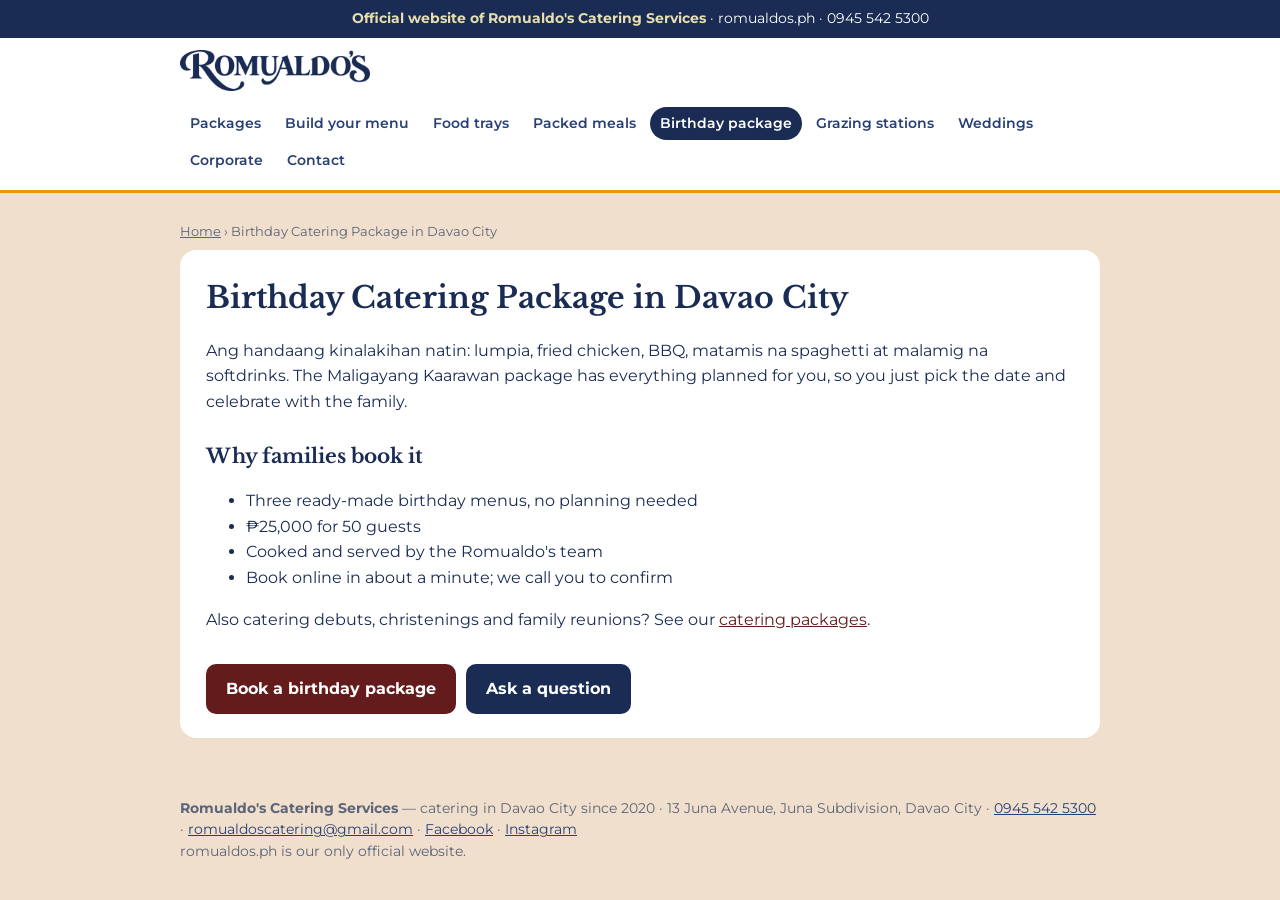
<file: birthday-catering/index.html>
<!DOCTYPE html>
<html lang="en"><head><meta charset="utf-8"><meta name="viewport" content="width=device-width, initial-scale=1">
<title>Birthday Catering Package Davao City – Maligayang Kaarawan | Romualdo&#x27;s</title>
<meta name="description" content="Maligayang Kaarawan: Romualdo&#x27;s ready-made Filipino birthday catering package in Davao City, ₱25,000 for 50 guests. Lumpia, fried chicken, BBQ, spaghetti and more. Book online.">
<link rel="canonical" href="https://romualdos.ph/birthday-catering/">
<meta property="og:type" content="website"><meta property="og:site_name" content="Romualdo's Catering"><meta property="og:title" content="Birthday Catering Package Davao City – Maligayang Kaarawan | Romualdo&#x27;s"><meta property="og:description" content="Maligayang Kaarawan: Romualdo&#x27;s ready-made Filipino birthday catering package in Davao City, ₱25,000 for 50 guests. Lumpia, fried chicken, BBQ, spaghetti and more. Book online."><meta property="og:url" content="https://romualdos.ph/birthday-catering/"><meta property="og:image" content="https://romualdos.ph/assets/about/hero-garden-reception.jpg">
<link rel="icon" href="/favicon.ico" sizes="any"><link rel="icon" type="image/png" sizes="48x48" href="/assets/favicon-48.png"><link rel="icon" type="image/png" sizes="192x192" href="/assets/favicon-192.png"><link rel="apple-touch-icon" href="/assets/apple-touch-icon.png">
<meta name="theme-color" content="#1A2C54">
<link rel="stylesheet" href="https://fonts.googleapis.com/css2?family=Libre+Baskerville:wght@400;700&family=Montserrat:wght@400;600;700&display=swap">
<style>*{box-sizing:border-box}body{margin:0;font:16px/1.6 Montserrat,system-ui,sans-serif;color:#1A2C54;background:#F0DFCC}a{color:#631B1C}
header{background:#fff;border-bottom:3px solid #E89908}header .w{display:flex;gap:16px;align-items:center;flex-wrap:wrap;padding:12px 20px}header img{width:190px;height:auto;display:block}
nav{display:flex;flex-wrap:wrap;gap:4px;margin-left:auto}nav a{padding:6px 10px;border-radius:99px;text-decoration:none;font-weight:600;font-size:13.5px;color:#294074}nav a[aria-current]{background:#1A2C54;color:#fff}
.w{max-width:960px;margin:0 auto;padding:0 20px}main .w{padding:28px 20px 40px}h1,h2{font-family:"Libre Baskerville",Georgia,serif}h1{font-size:30px;margin:0 0 12px}h2{font-size:20px;margin:26px 0 8px}
.card{background:#fff;border-radius:16px;padding:24px 26px;box-shadow:0 1px 0 #E4DFC8}.cta{display:inline-block;margin:16px 10px 0 0;background:#631B1C;color:#fff;padding:12px 20px;border-radius:10px;text-decoration:none;font-weight:700}.cta.alt{background:#1A2C54}
.official{background:#1A2C54;color:#fff;font-size:13.5px;text-align:center;padding:8px 12px}.official b{color:#E5DEB2}
footer{font-size:13.5px;color:#5B6478;padding:20px 0 34px}footer a{color:#294074}.crumbs{font-size:13px;color:#5B6478;margin-bottom:8px}.crumbs a{color:#5B6478}</style>
<script type="application/ld+json">[{"@context": "https://schema.org", "@type": "BreadcrumbList", "itemListElement": [{"@type": "ListItem", "position": 1, "name": "Romualdo's Catering", "item": "https://romualdos.ph/"}, {"@type": "ListItem", "position": 2, "name": "Birthday Catering Package in Davao City", "item": "https://romualdos.ph/birthday-catering/"}]}, {"@context": "https://schema.org", "@type": "Service", "name": "Birthday Catering Package in Davao City", "serviceType": "Birthday Catering Package", "areaServed": {"@type": "City", "name": "Davao City"}, "url": "https://romualdos.ph/birthday-catering/", "description": "Maligayang Kaarawan: Romualdo's ready-made Filipino birthday catering package in Davao City, ₱25,000 for 50 guests. Lumpia, fried chicken, BBQ, spaghetti and more. Book online.", "provider": {"@type": "FoodEstablishment", "@id": "https://romualdos.ph/#business", "name": "Romualdo's Catering Services", "url": "https://romualdos.ph/", "telephone": "+63 945 542 5300"}}]</script>
</head><body>
<div class="official"><b>Official website of Romualdo's Catering Services</b> · romualdos.ph · 0945 542 5300</div>
<header><div class="w"><a href="/"><img src="/assets/logo.png" alt="Romualdo's Catering Services logo" width="520" height="112"></a><nav><a href="/catering-packages/">Packages</a><a href="/build-your-own-menu/">Build your menu</a><a href="/food-trays/">Food trays</a><a href="/packed-meals/">Packed meals</a><a href="/birthday-catering/" aria-current="page">Birthday package</a><a href="/grazing-stations/">Grazing stations</a><a href="/wedding-catering/">Weddings</a><a href="/corporate-catering/">Corporate</a><a href="/contact/">Contact</a></nav></div></header>
<main><div class="w"><div class="crumbs"><a href="/">Home</a> › Birthday Catering Package in Davao City</div><div class="card"><h1>Birthday Catering Package in Davao City</h1>
<p>Ang handaang kinalakihan natin: lumpia, fried chicken, BBQ, matamis na spaghetti at malamig na softdrinks. The Maligayang Kaarawan package has everything planned for you, so you just pick the date and celebrate with the family.</p><h2>Why families book it</h2><ul><li>Three ready-made birthday menus, no planning needed</li><li>₱25,000 for 50 guests</li><li>Cooked and served by the Romualdo's team</li><li>Book online in about a minute; we call you to confirm</li></ul><p>Also catering debuts, christenings and family reunions? See our <a href="/catering-packages/">catering packages</a>.</p>
<a class="cta" href="/#kaarawan">Book a birthday package</a><a class="cta alt" href="/#contact">Ask a question</a></div></div></main>
<footer><div class="w"><b>Romualdo's Catering Services</b> — catering in Davao City since 2020 · 13 Juna Avenue, Juna Subdivision, Davao City · <a href="tel:+639455425300">0945 542 5300</a> · <a href="mailto:romualdoscatering@gmail.com">romualdoscatering@gmail.com</a> · <a href="https://www.facebook.com/romualdoscatering">Facebook</a> · <a href="https://www.instagram.com/romualdosdavao/">Instagram</a><br>romualdos.ph is our only official website.</div></footer>
</body></html>
</file>
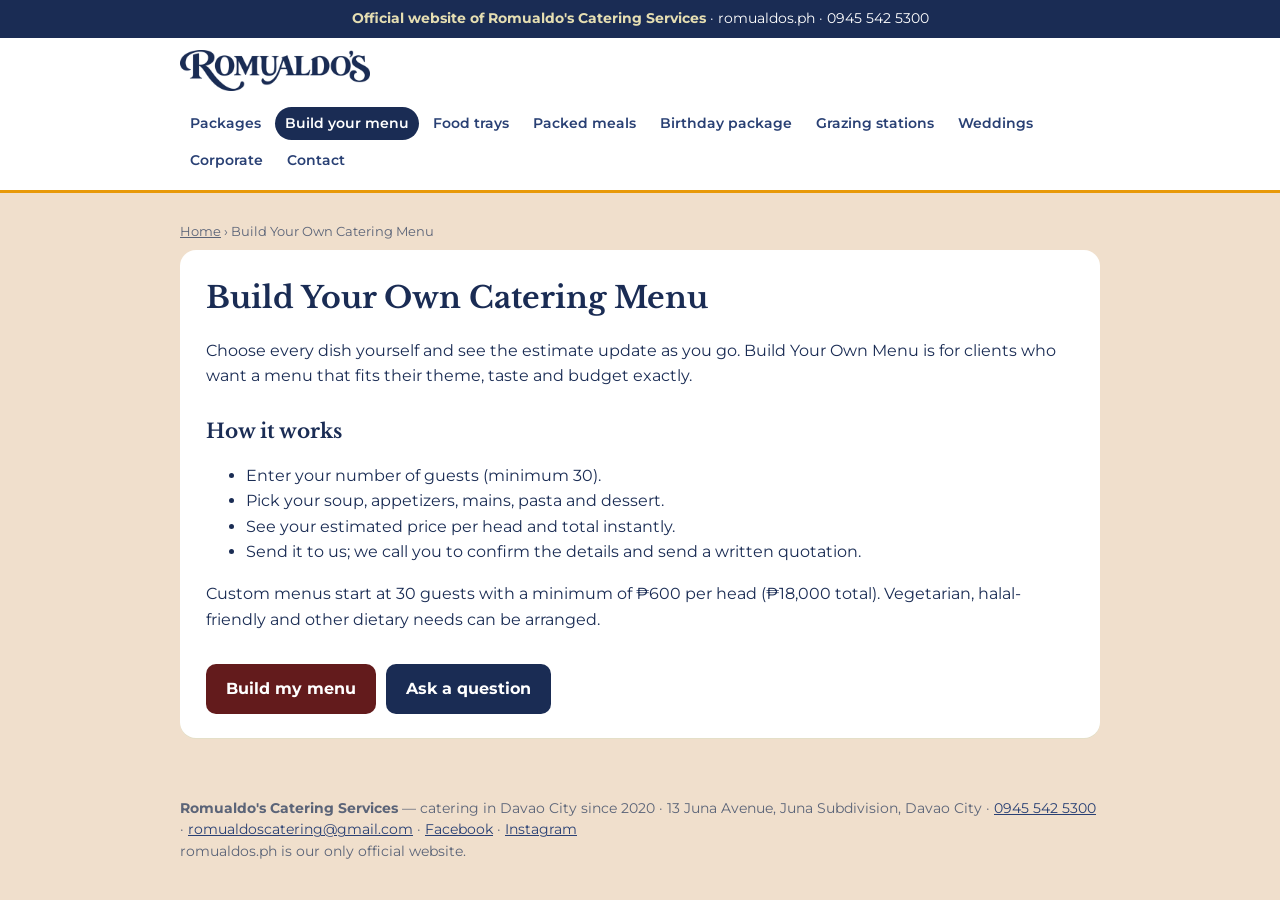
<file: build-your-own-menu/index.html>
<!DOCTYPE html>
<html lang="en"><head><meta charset="utf-8"><meta name="viewport" content="width=device-width, initial-scale=1">
<title>Build Your Own Catering Menu, Davao City | Romualdo&#x27;s Catering</title>
<meta name="description" content="Create a custom catering menu with Romualdo&#x27;s in Davao City. Pick your dishes and get an instant estimate. From 30 guests, minimum ₱600 per head.">
<link rel="canonical" href="https://romualdos.ph/build-your-own-menu/">
<meta property="og:type" content="website"><meta property="og:site_name" content="Romualdo's Catering"><meta property="og:title" content="Build Your Own Catering Menu, Davao City | Romualdo&#x27;s Catering"><meta property="og:description" content="Create a custom catering menu with Romualdo&#x27;s in Davao City. Pick your dishes and get an instant estimate. From 30 guests, minimum ₱600 per head."><meta property="og:url" content="https://romualdos.ph/build-your-own-menu/"><meta property="og:image" content="https://romualdos.ph/assets/about/hero-garden-reception.jpg">
<link rel="icon" href="/favicon.ico" sizes="any"><link rel="icon" type="image/png" sizes="48x48" href="/assets/favicon-48.png"><link rel="icon" type="image/png" sizes="192x192" href="/assets/favicon-192.png"><link rel="apple-touch-icon" href="/assets/apple-touch-icon.png">
<meta name="theme-color" content="#1A2C54">
<link rel="stylesheet" href="https://fonts.googleapis.com/css2?family=Libre+Baskerville:wght@400;700&family=Montserrat:wght@400;600;700&display=swap">
<style>*{box-sizing:border-box}body{margin:0;font:16px/1.6 Montserrat,system-ui,sans-serif;color:#1A2C54;background:#F0DFCC}a{color:#631B1C}
header{background:#fff;border-bottom:3px solid #E89908}header .w{display:flex;gap:16px;align-items:center;flex-wrap:wrap;padding:12px 20px}header img{width:190px;height:auto;display:block}
nav{display:flex;flex-wrap:wrap;gap:4px;margin-left:auto}nav a{padding:6px 10px;border-radius:99px;text-decoration:none;font-weight:600;font-size:13.5px;color:#294074}nav a[aria-current]{background:#1A2C54;color:#fff}
.w{max-width:960px;margin:0 auto;padding:0 20px}main .w{padding:28px 20px 40px}h1,h2{font-family:"Libre Baskerville",Georgia,serif}h1{font-size:30px;margin:0 0 12px}h2{font-size:20px;margin:26px 0 8px}
.card{background:#fff;border-radius:16px;padding:24px 26px;box-shadow:0 1px 0 #E4DFC8}.cta{display:inline-block;margin:16px 10px 0 0;background:#631B1C;color:#fff;padding:12px 20px;border-radius:10px;text-decoration:none;font-weight:700}.cta.alt{background:#1A2C54}
.official{background:#1A2C54;color:#fff;font-size:13.5px;text-align:center;padding:8px 12px}.official b{color:#E5DEB2}
footer{font-size:13.5px;color:#5B6478;padding:20px 0 34px}footer a{color:#294074}.crumbs{font-size:13px;color:#5B6478;margin-bottom:8px}.crumbs a{color:#5B6478}</style>
<script type="application/ld+json">[{"@context": "https://schema.org", "@type": "BreadcrumbList", "itemListElement": [{"@type": "ListItem", "position": 1, "name": "Romualdo's Catering", "item": "https://romualdos.ph/"}, {"@type": "ListItem", "position": 2, "name": "Build Your Own Catering Menu", "item": "https://romualdos.ph/build-your-own-menu/"}]}, {"@context": "https://schema.org", "@type": "Service", "name": "Build Your Own Catering Menu", "serviceType": "Build Your Own Catering Menu", "areaServed": {"@type": "City", "name": "Davao City"}, "url": "https://romualdos.ph/build-your-own-menu/", "description": "Create a custom catering menu with Romualdo's in Davao City. Pick your dishes and get an instant estimate. From 30 guests, minimum ₱600 per head.", "provider": {"@type": "FoodEstablishment", "@id": "https://romualdos.ph/#business", "name": "Romualdo's Catering Services", "url": "https://romualdos.ph/", "telephone": "+63 945 542 5300"}}]</script>
</head><body>
<div class="official"><b>Official website of Romualdo's Catering Services</b> · romualdos.ph · 0945 542 5300</div>
<header><div class="w"><a href="/"><img src="/assets/logo.png" alt="Romualdo's Catering Services logo" width="520" height="112"></a><nav><a href="/catering-packages/">Packages</a><a href="/build-your-own-menu/" aria-current="page">Build your menu</a><a href="/food-trays/">Food trays</a><a href="/packed-meals/">Packed meals</a><a href="/birthday-catering/">Birthday package</a><a href="/grazing-stations/">Grazing stations</a><a href="/wedding-catering/">Weddings</a><a href="/corporate-catering/">Corporate</a><a href="/contact/">Contact</a></nav></div></header>
<main><div class="w"><div class="crumbs"><a href="/">Home</a> › Build Your Own Catering Menu</div><div class="card"><h1>Build Your Own Catering Menu</h1>
<p>Choose every dish yourself and see the estimate update as you go. Build Your Own Menu is for clients who want a menu that fits their theme, taste and budget exactly.</p><h2>How it works</h2><ul><li>Enter your number of guests (minimum 30).</li><li>Pick your soup, appetizers, mains, pasta and dessert.</li><li>See your estimated price per head and total instantly.</li><li>Send it to us; we call you to confirm the details and send a written quotation.</li></ul><p>Custom menus start at 30 guests with a minimum of ₱600 per head (₱18,000 total). Vegetarian, halal-friendly and other dietary needs can be arranged.</p>
<a class="cta" href="/#custom">Build my menu</a><a class="cta alt" href="/#contact">Ask a question</a></div></div></main>
<footer><div class="w"><b>Romualdo's Catering Services</b> — catering in Davao City since 2020 · 13 Juna Avenue, Juna Subdivision, Davao City · <a href="tel:+639455425300">0945 542 5300</a> · <a href="mailto:romualdoscatering@gmail.com">romualdoscatering@gmail.com</a> · <a href="https://www.facebook.com/romualdoscatering">Facebook</a> · <a href="https://www.instagram.com/romualdosdavao/">Instagram</a><br>romualdos.ph is our only official website.</div></footer>
</body></html>
</file>
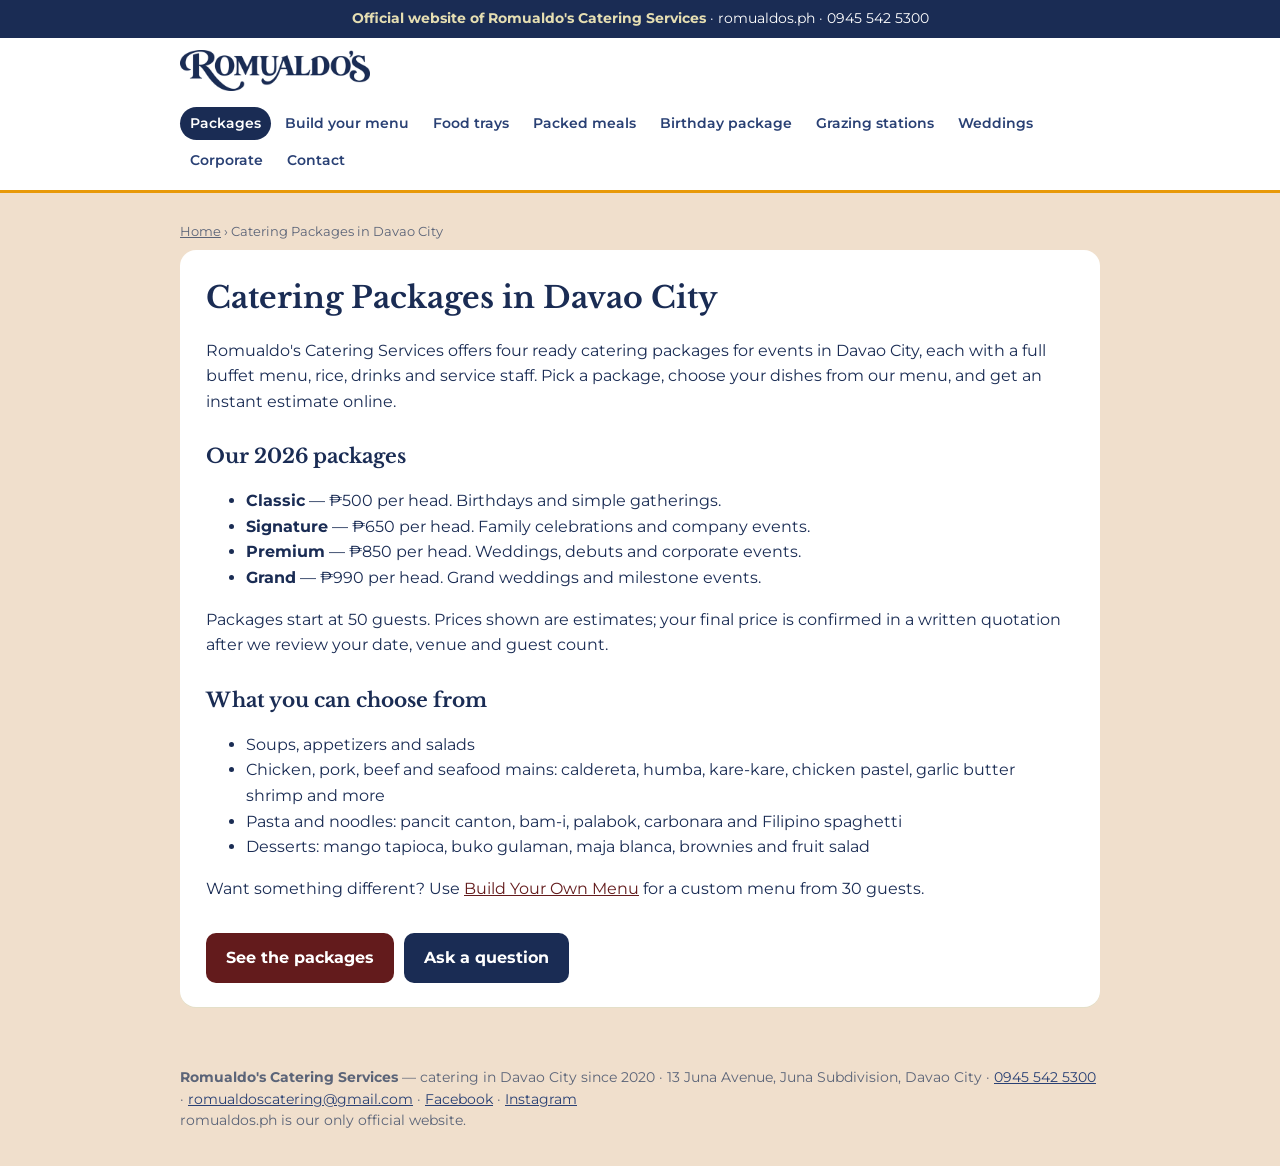
<file: catering-packages/index.html>
<!DOCTYPE html>
<html lang="en"><head><meta charset="utf-8"><meta name="viewport" content="width=device-width, initial-scale=1">
<title>Catering Packages Davao City from ₱500/head | Romualdo&#x27;s Catering</title>
<meta name="description" content="Romualdo&#x27;s Catering packages in Davao City: Classic ₱500, Signature ₱650, Premium ₱850 and Grand ₱990 per head for weddings, birthdays, debuts and corporate events.">
<link rel="canonical" href="https://romualdos.ph/catering-packages/">
<meta property="og:type" content="website"><meta property="og:site_name" content="Romualdo's Catering"><meta property="og:title" content="Catering Packages Davao City from ₱500/head | Romualdo&#x27;s Catering"><meta property="og:description" content="Romualdo&#x27;s Catering packages in Davao City: Classic ₱500, Signature ₱650, Premium ₱850 and Grand ₱990 per head for weddings, birthdays, debuts and corporate events."><meta property="og:url" content="https://romualdos.ph/catering-packages/"><meta property="og:image" content="https://romualdos.ph/assets/about/hero-garden-reception.jpg">
<link rel="icon" href="/favicon.ico" sizes="any"><link rel="icon" type="image/png" sizes="48x48" href="/assets/favicon-48.png"><link rel="icon" type="image/png" sizes="192x192" href="/assets/favicon-192.png"><link rel="apple-touch-icon" href="/assets/apple-touch-icon.png">
<meta name="theme-color" content="#1A2C54">
<link rel="stylesheet" href="https://fonts.googleapis.com/css2?family=Libre+Baskerville:wght@400;700&family=Montserrat:wght@400;600;700&display=swap">
<style>*{box-sizing:border-box}body{margin:0;font:16px/1.6 Montserrat,system-ui,sans-serif;color:#1A2C54;background:#F0DFCC}a{color:#631B1C}
header{background:#fff;border-bottom:3px solid #E89908}header .w{display:flex;gap:16px;align-items:center;flex-wrap:wrap;padding:12px 20px}header img{width:190px;height:auto;display:block}
nav{display:flex;flex-wrap:wrap;gap:4px;margin-left:auto}nav a{padding:6px 10px;border-radius:99px;text-decoration:none;font-weight:600;font-size:13.5px;color:#294074}nav a[aria-current]{background:#1A2C54;color:#fff}
.w{max-width:960px;margin:0 auto;padding:0 20px}main .w{padding:28px 20px 40px}h1,h2{font-family:"Libre Baskerville",Georgia,serif}h1{font-size:30px;margin:0 0 12px}h2{font-size:20px;margin:26px 0 8px}
.card{background:#fff;border-radius:16px;padding:24px 26px;box-shadow:0 1px 0 #E4DFC8}.cta{display:inline-block;margin:16px 10px 0 0;background:#631B1C;color:#fff;padding:12px 20px;border-radius:10px;text-decoration:none;font-weight:700}.cta.alt{background:#1A2C54}
.official{background:#1A2C54;color:#fff;font-size:13.5px;text-align:center;padding:8px 12px}.official b{color:#E5DEB2}
footer{font-size:13.5px;color:#5B6478;padding:20px 0 34px}footer a{color:#294074}.crumbs{font-size:13px;color:#5B6478;margin-bottom:8px}.crumbs a{color:#5B6478}</style>
<script type="application/ld+json">[{"@context": "https://schema.org", "@type": "BreadcrumbList", "itemListElement": [{"@type": "ListItem", "position": 1, "name": "Romualdo's Catering", "item": "https://romualdos.ph/"}, {"@type": "ListItem", "position": 2, "name": "Catering Packages in Davao City", "item": "https://romualdos.ph/catering-packages/"}]}, {"@context": "https://schema.org", "@type": "Service", "name": "Catering Packages in Davao City", "serviceType": "Catering Packages", "areaServed": {"@type": "City", "name": "Davao City"}, "url": "https://romualdos.ph/catering-packages/", "description": "Romualdo's Catering packages in Davao City: Classic ₱500, Signature ₱650, Premium ₱850 and Grand ₱990 per head for weddings, birthdays, debuts and corporate events.", "provider": {"@type": "FoodEstablishment", "@id": "https://romualdos.ph/#business", "name": "Romualdo's Catering Services", "url": "https://romualdos.ph/", "telephone": "+63 945 542 5300"}}]</script>
</head><body>
<div class="official"><b>Official website of Romualdo's Catering Services</b> · romualdos.ph · 0945 542 5300</div>
<header><div class="w"><a href="/"><img src="/assets/logo.png" alt="Romualdo's Catering Services logo" width="520" height="112"></a><nav><a href="/catering-packages/" aria-current="page">Packages</a><a href="/build-your-own-menu/">Build your menu</a><a href="/food-trays/">Food trays</a><a href="/packed-meals/">Packed meals</a><a href="/birthday-catering/">Birthday package</a><a href="/grazing-stations/">Grazing stations</a><a href="/wedding-catering/">Weddings</a><a href="/corporate-catering/">Corporate</a><a href="/contact/">Contact</a></nav></div></header>
<main><div class="w"><div class="crumbs"><a href="/">Home</a> › Catering Packages in Davao City</div><div class="card"><h1>Catering Packages in Davao City</h1>
<p>Romualdo's Catering Services offers four ready catering packages for events in Davao City, each with a full buffet menu, rice, drinks and service staff. Pick a package, choose your dishes from our menu, and get an instant estimate online.</p><h2>Our 2026 packages</h2><ul><li><b>Classic</b> — ₱500 per head. Birthdays and simple gatherings.</li><li><b>Signature</b> — ₱650 per head. Family celebrations and company events.</li><li><b>Premium</b> — ₱850 per head. Weddings, debuts and corporate events.</li><li><b>Grand</b> — ₱990 per head. Grand weddings and milestone events.</li></ul><p>Packages start at 50 guests. Prices shown are estimates; your final price is confirmed in a written quotation after we review your date, venue and guest count.</p><h2>What you can choose from</h2><ul><li>Soups, appetizers and salads</li><li>Chicken, pork, beef and seafood mains: caldereta, humba, kare-kare, chicken pastel, garlic butter shrimp and more</li><li>Pasta and noodles: pancit canton, bam-i, palabok, carbonara and Filipino spaghetti</li><li>Desserts: mango tapioca, buko gulaman, maja blanca, brownies and fruit salad</li></ul><p>Want something different? Use <a href="/build-your-own-menu/">Build Your Own Menu</a> for a custom menu from 30 guests.</p>
<a class="cta" href="/#packages">See the packages</a><a class="cta alt" href="/#contact">Ask a question</a></div></div></main>
<footer><div class="w"><b>Romualdo's Catering Services</b> — catering in Davao City since 2020 · 13 Juna Avenue, Juna Subdivision, Davao City · <a href="tel:+639455425300">0945 542 5300</a> · <a href="mailto:romualdoscatering@gmail.com">romualdoscatering@gmail.com</a> · <a href="https://www.facebook.com/romualdoscatering">Facebook</a> · <a href="https://www.instagram.com/romualdosdavao/">Instagram</a><br>romualdos.ph is our only official website.</div></footer>
</body></html>
</file>
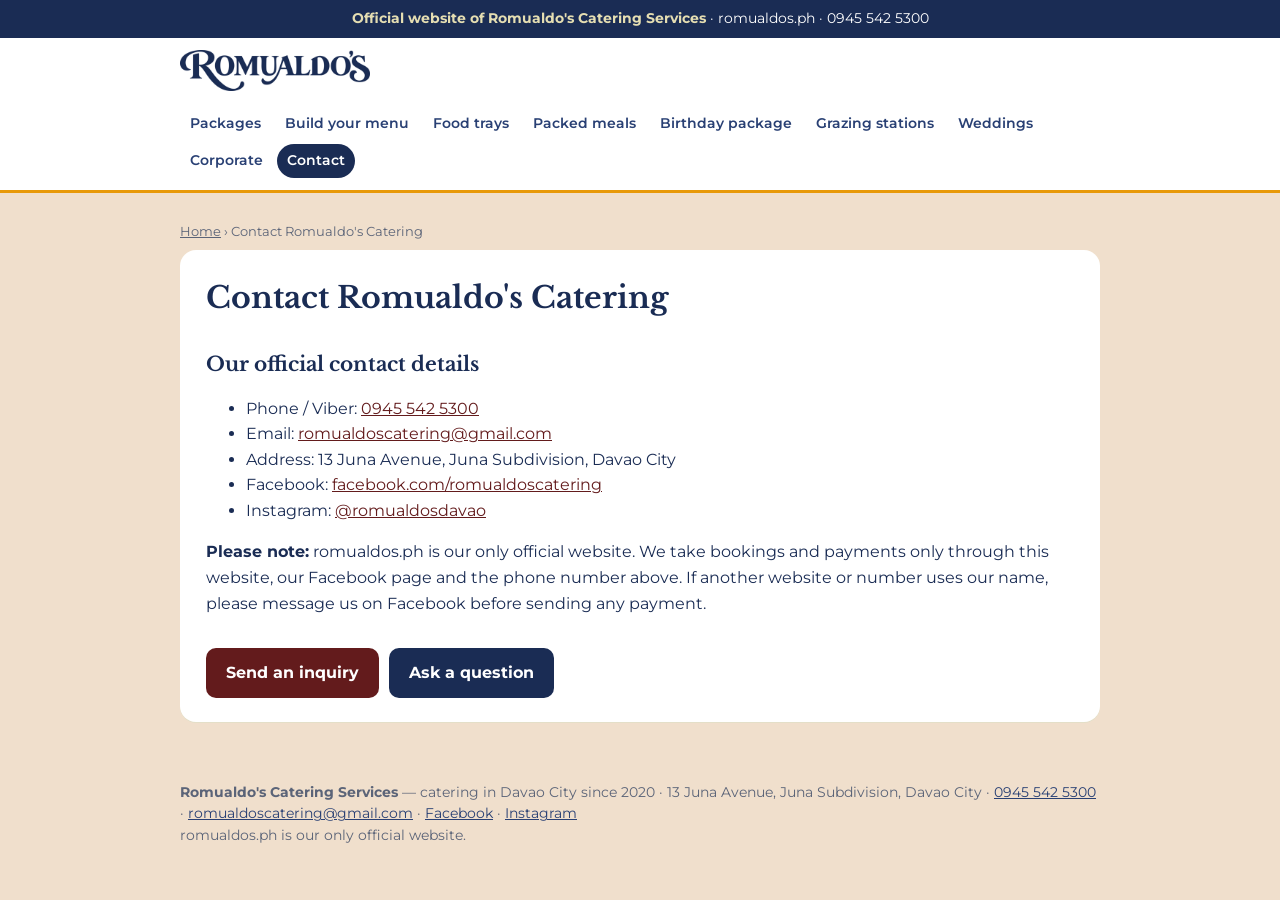
<file: contact/index.html>
<!DOCTYPE html>
<html lang="en"><head><meta charset="utf-8"><meta name="viewport" content="width=device-width, initial-scale=1">
<title>Contact Romualdo&#x27;s Catering Services Davao City | Official</title>
<meta name="description" content="Contact Romualdo&#x27;s Catering Services in Davao City: 0945 542 5300, romualdoscatering@gmail.com, 13 Juna Avenue, Juna Subdivision. Official website: romualdos.ph.">
<link rel="canonical" href="https://romualdos.ph/contact/">
<meta property="og:type" content="website"><meta property="og:site_name" content="Romualdo's Catering"><meta property="og:title" content="Contact Romualdo&#x27;s Catering Services Davao City | Official"><meta property="og:description" content="Contact Romualdo&#x27;s Catering Services in Davao City: 0945 542 5300, romualdoscatering@gmail.com, 13 Juna Avenue, Juna Subdivision. Official website: romualdos.ph."><meta property="og:url" content="https://romualdos.ph/contact/"><meta property="og:image" content="https://romualdos.ph/assets/about/hero-garden-reception.jpg">
<link rel="icon" href="/favicon.ico" sizes="any"><link rel="icon" type="image/png" sizes="48x48" href="/assets/favicon-48.png"><link rel="icon" type="image/png" sizes="192x192" href="/assets/favicon-192.png"><link rel="apple-touch-icon" href="/assets/apple-touch-icon.png">
<meta name="theme-color" content="#1A2C54">
<link rel="stylesheet" href="https://fonts.googleapis.com/css2?family=Libre+Baskerville:wght@400;700&family=Montserrat:wght@400;600;700&display=swap">
<style>*{box-sizing:border-box}body{margin:0;font:16px/1.6 Montserrat,system-ui,sans-serif;color:#1A2C54;background:#F0DFCC}a{color:#631B1C}
header{background:#fff;border-bottom:3px solid #E89908}header .w{display:flex;gap:16px;align-items:center;flex-wrap:wrap;padding:12px 20px}header img{width:190px;height:auto;display:block}
nav{display:flex;flex-wrap:wrap;gap:4px;margin-left:auto}nav a{padding:6px 10px;border-radius:99px;text-decoration:none;font-weight:600;font-size:13.5px;color:#294074}nav a[aria-current]{background:#1A2C54;color:#fff}
.w{max-width:960px;margin:0 auto;padding:0 20px}main .w{padding:28px 20px 40px}h1,h2{font-family:"Libre Baskerville",Georgia,serif}h1{font-size:30px;margin:0 0 12px}h2{font-size:20px;margin:26px 0 8px}
.card{background:#fff;border-radius:16px;padding:24px 26px;box-shadow:0 1px 0 #E4DFC8}.cta{display:inline-block;margin:16px 10px 0 0;background:#631B1C;color:#fff;padding:12px 20px;border-radius:10px;text-decoration:none;font-weight:700}.cta.alt{background:#1A2C54}
.official{background:#1A2C54;color:#fff;font-size:13.5px;text-align:center;padding:8px 12px}.official b{color:#E5DEB2}
footer{font-size:13.5px;color:#5B6478;padding:20px 0 34px}footer a{color:#294074}.crumbs{font-size:13px;color:#5B6478;margin-bottom:8px}.crumbs a{color:#5B6478}</style>
<script type="application/ld+json">[{"@context": "https://schema.org", "@type": "BreadcrumbList", "itemListElement": [{"@type": "ListItem", "position": 1, "name": "Romualdo's Catering", "item": "https://romualdos.ph/"}, {"@type": "ListItem", "position": 2, "name": "Contact Romualdo's Catering", "item": "https://romualdos.ph/contact/"}]}, {"@context": "https://schema.org", "@type": "Service", "name": "Contact Romualdo's Catering", "serviceType": "Contact Romualdo's Catering", "areaServed": {"@type": "City", "name": "Davao City"}, "url": "https://romualdos.ph/contact/", "description": "Contact Romualdo's Catering Services in Davao City: 0945 542 5300, romualdoscatering@gmail.com, 13 Juna Avenue, Juna Subdivision. Official website: romualdos.ph.", "provider": {"@type": "FoodEstablishment", "@id": "https://romualdos.ph/#business", "name": "Romualdo's Catering Services", "url": "https://romualdos.ph/", "telephone": "+63 945 542 5300"}}]</script>
</head><body>
<div class="official"><b>Official website of Romualdo's Catering Services</b> · romualdos.ph · 0945 542 5300</div>
<header><div class="w"><a href="/"><img src="/assets/logo.png" alt="Romualdo's Catering Services logo" width="520" height="112"></a><nav><a href="/catering-packages/">Packages</a><a href="/build-your-own-menu/">Build your menu</a><a href="/food-trays/">Food trays</a><a href="/packed-meals/">Packed meals</a><a href="/birthday-catering/">Birthday package</a><a href="/grazing-stations/">Grazing stations</a><a href="/wedding-catering/">Weddings</a><a href="/corporate-catering/">Corporate</a><a href="/contact/" aria-current="page">Contact</a></nav></div></header>
<main><div class="w"><div class="crumbs"><a href="/">Home</a> › Contact Romualdo&#x27;s Catering</div><div class="card"><h1>Contact Romualdo&#x27;s Catering</h1>
<h2>Our official contact details</h2><ul><li>Phone / Viber: <a href="tel:+639455425300">0945 542 5300</a></li><li>Email: <a href="mailto:romualdoscatering@gmail.com">romualdoscatering@gmail.com</a></li><li>Address: 13 Juna Avenue, Juna Subdivision, Davao City</li><li>Facebook: <a href="https://www.facebook.com/romualdoscatering">facebook.com/romualdoscatering</a></li><li>Instagram: <a href="https://www.instagram.com/romualdosdavao/">@romualdosdavao</a></li></ul><p><b>Please note:</b> romualdos.ph is our only official website. We take bookings and payments only through this website, our Facebook page and the phone number above. If another website or number uses our name, please message us on Facebook before sending any payment.</p>
<a class="cta" href="/#contact">Send an inquiry</a><a class="cta alt" href="/#contact">Ask a question</a></div></div></main>
<footer><div class="w"><b>Romualdo's Catering Services</b> — catering in Davao City since 2020 · 13 Juna Avenue, Juna Subdivision, Davao City · <a href="tel:+639455425300">0945 542 5300</a> · <a href="mailto:romualdoscatering@gmail.com">romualdoscatering@gmail.com</a> · <a href="https://www.facebook.com/romualdoscatering">Facebook</a> · <a href="https://www.instagram.com/romualdosdavao/">Instagram</a><br>romualdos.ph is our only official website.</div></footer>
</body></html>
</file>
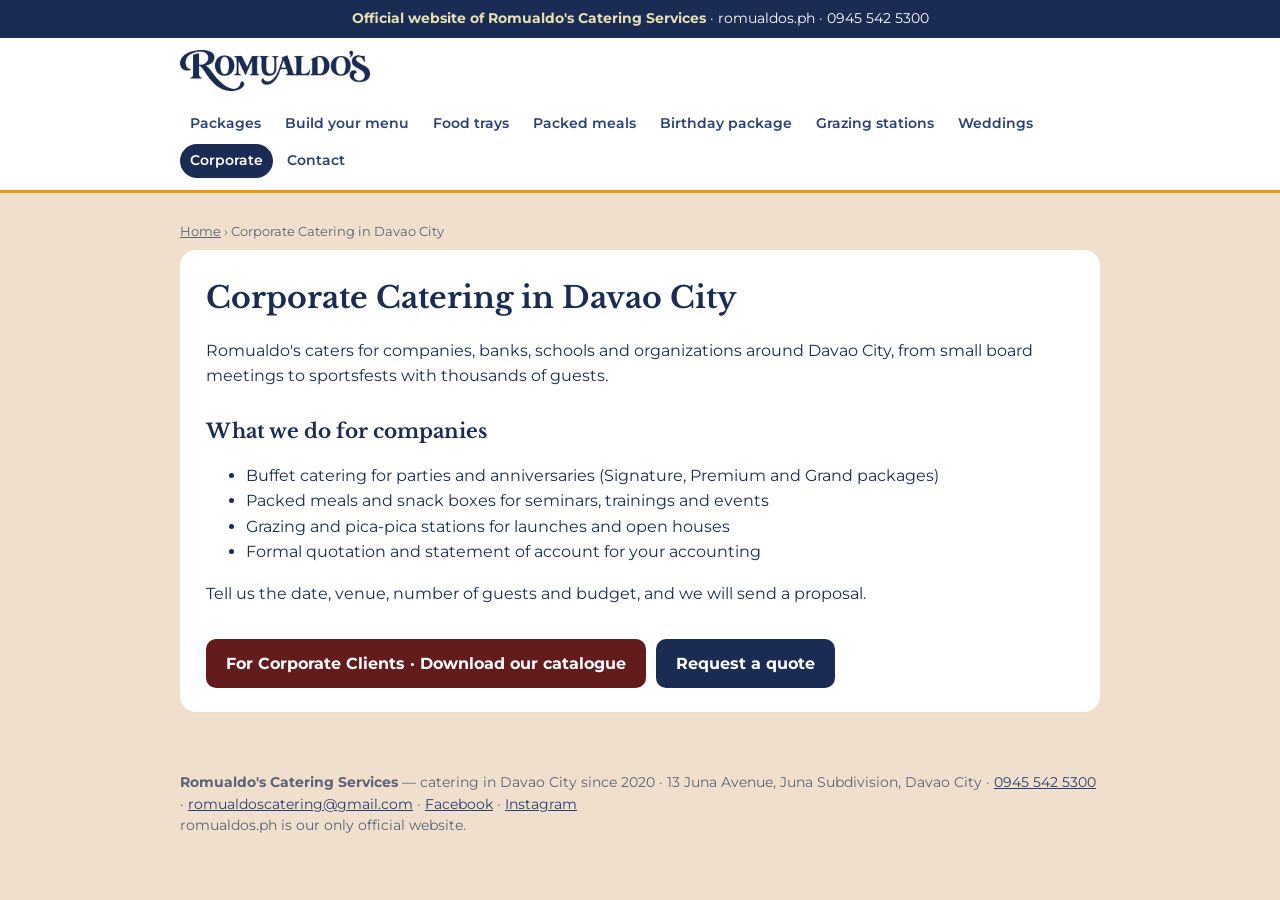
<file: corporate-catering/index.html>
<!DOCTYPE html>
<html lang="en"><head><meta charset="utf-8"><meta name="viewport" content="width=device-width, initial-scale=1">
<title>Corporate Catering &amp; Company Events Davao City | Romualdo&#x27;s</title>
<meta name="description" content="Corporate catering in Davao City: company parties, seminars, launches and sportsfests. Buffet packages, packed meals and snack boxes for 30 to 2,000+ guests. Billing statements available.">
<link rel="canonical" href="https://romualdos.ph/corporate-catering/">
<meta property="og:type" content="website"><meta property="og:site_name" content="Romualdo's Catering"><meta property="og:title" content="Corporate Catering &amp; Company Events Davao City | Romualdo&#x27;s"><meta property="og:description" content="Corporate catering in Davao City: company parties, seminars, launches and sportsfests. Buffet packages, packed meals and snack boxes for 30 to 2,000+ guests. Billing statements available."><meta property="og:url" content="https://romualdos.ph/corporate-catering/"><meta property="og:image" content="https://romualdos.ph/assets/about/hero-garden-reception.jpg">
<link rel="icon" href="/favicon.ico" sizes="any"><link rel="icon" type="image/png" sizes="48x48" href="/assets/favicon-48.png"><link rel="icon" type="image/png" sizes="192x192" href="/assets/favicon-192.png"><link rel="apple-touch-icon" href="/assets/apple-touch-icon.png">
<meta name="theme-color" content="#1A2C54">
<link rel="stylesheet" href="https://fonts.googleapis.com/css2?family=Libre+Baskerville:wght@400;700&family=Montserrat:wght@400;600;700&display=swap">
<style>*{box-sizing:border-box}body{margin:0;font:16px/1.6 Montserrat,system-ui,sans-serif;color:#1A2C54;background:#F0DFCC}a{color:#631B1C}
header{background:#fff;border-bottom:3px solid #E89908}header .w{display:flex;gap:16px;align-items:center;flex-wrap:wrap;padding:12px 20px}header img{width:190px;height:auto;display:block}
nav{display:flex;flex-wrap:wrap;gap:4px;margin-left:auto}nav a{padding:6px 10px;border-radius:99px;text-decoration:none;font-weight:600;font-size:13.5px;color:#294074}nav a[aria-current]{background:#1A2C54;color:#fff}
.w{max-width:960px;margin:0 auto;padding:0 20px}main .w{padding:28px 20px 40px}h1,h2{font-family:"Libre Baskerville",Georgia,serif}h1{font-size:30px;margin:0 0 12px}h2{font-size:20px;margin:26px 0 8px}
.card{background:#fff;border-radius:16px;padding:24px 26px;box-shadow:0 1px 0 #E4DFC8}.cta{display:inline-block;margin:16px 10px 0 0;background:#631B1C;color:#fff;padding:12px 20px;border-radius:10px;text-decoration:none;font-weight:700}.cta.alt{background:#1A2C54}
.official{background:#1A2C54;color:#fff;font-size:13.5px;text-align:center;padding:8px 12px}.official b{color:#E5DEB2}
footer{font-size:13.5px;color:#5B6478;padding:20px 0 34px}footer a{color:#294074}.crumbs{font-size:13px;color:#5B6478;margin-bottom:8px}.crumbs a{color:#5B6478}</style>
<script type="application/ld+json">[{"@context": "https://schema.org", "@type": "BreadcrumbList", "itemListElement": [{"@type": "ListItem", "position": 1, "name": "Romualdo's Catering", "item": "https://romualdos.ph/"}, {"@type": "ListItem", "position": 2, "name": "Corporate Catering in Davao City", "item": "https://romualdos.ph/corporate-catering/"}]}, {"@context": "https://schema.org", "@type": "Service", "name": "Corporate Catering in Davao City", "serviceType": "Corporate Catering", "areaServed": {"@type": "City", "name": "Davao City"}, "url": "https://romualdos.ph/corporate-catering/", "description": "Corporate catering in Davao City: company parties, seminars, launches and sportsfests. Buffet packages, packed meals and snack boxes for 30 to 2,000+ guests. Billing statements available.", "provider": {"@type": "FoodEstablishment", "@id": "https://romualdos.ph/#business", "name": "Romualdo's Catering Services", "url": "https://romualdos.ph/", "telephone": "+63 945 542 5300"}}]</script>
</head><body>
<div class="official"><b>Official website of Romualdo's Catering Services</b> · romualdos.ph · 0945 542 5300</div>
<header><div class="w"><a href="/"><img src="/assets/logo.png" alt="Romualdo's Catering Services logo" width="520" height="112"></a><nav><a href="/catering-packages/">Packages</a><a href="/build-your-own-menu/">Build your menu</a><a href="/food-trays/">Food trays</a><a href="/packed-meals/">Packed meals</a><a href="/birthday-catering/">Birthday package</a><a href="/grazing-stations/">Grazing stations</a><a href="/wedding-catering/">Weddings</a><a href="/corporate-catering/" aria-current="page">Corporate</a><a href="/contact/">Contact</a></nav></div></header>
<main><div class="w"><div class="crumbs"><a href="/">Home</a> › Corporate Catering in Davao City</div><div class="card"><h1>Corporate Catering in Davao City</h1>
<p>Romualdo's caters for companies, banks, schools and organizations around Davao City, from small board meetings to sportsfests with thousands of guests.</p><h2>What we do for companies</h2><ul><li>Buffet catering for parties and anniversaries (Signature, Premium and Grand packages)</li><li>Packed meals and snack boxes for seminars, trainings and events</li><li>Grazing and pica-pica stations for launches and open houses</li><li>Formal quotation and statement of account for your accounting</li></ul><p>Tell us the date, venue, number of guests and budget, and we will send a proposal.</p>
<a class="cta" href="/#corporate">For Corporate Clients · Download our catalogue</a><a class="cta alt" href="/#packed">Request a quote</a></div></div></main>
<footer><div class="w"><b>Romualdo's Catering Services</b> — catering in Davao City since 2020 · 13 Juna Avenue, Juna Subdivision, Davao City · <a href="tel:+639455425300">0945 542 5300</a> · <a href="mailto:romualdoscatering@gmail.com">romualdoscatering@gmail.com</a> · <a href="https://www.facebook.com/romualdoscatering">Facebook</a> · <a href="https://www.instagram.com/romualdosdavao/">Instagram</a><br>romualdos.ph is our only official website.</div></footer>
</body></html>
</file>
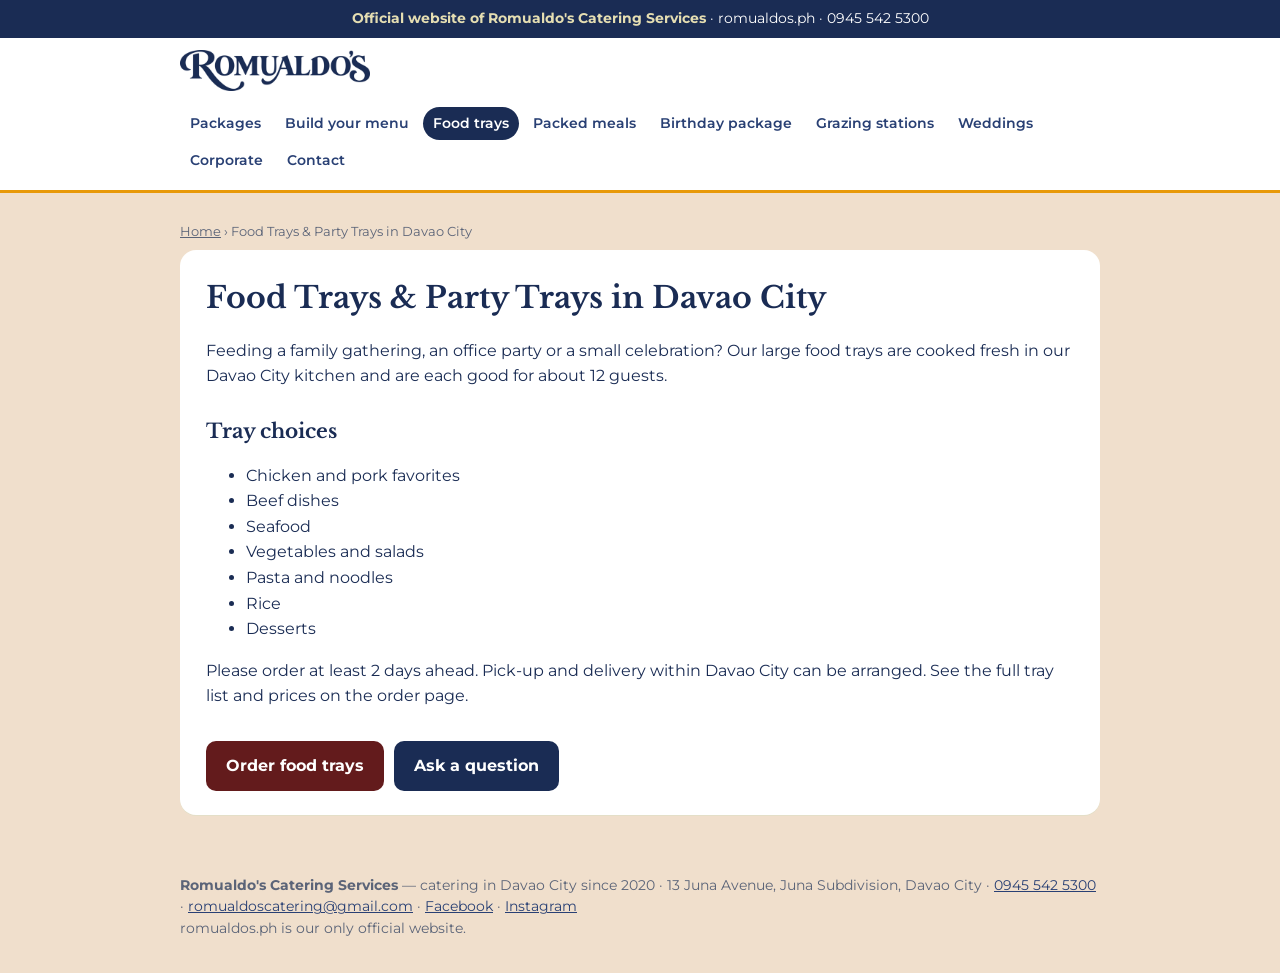
<file: food-trays/index.html>
<!DOCTYPE html>
<html lang="en"><head><meta charset="utf-8"><meta name="viewport" content="width=device-width, initial-scale=1">
<title>Food Trays &amp; Party Trays Davao City | Romualdo&#x27;s Catering</title>
<meta name="description" content="Order party food trays in Davao City from Romualdo&#x27;s Catering: chicken, pork, beef, seafood, pasta, vegetables, rice and desserts. Each tray is good for 12 guests.">
<link rel="canonical" href="https://romualdos.ph/food-trays/">
<meta property="og:type" content="website"><meta property="og:site_name" content="Romualdo's Catering"><meta property="og:title" content="Food Trays &amp; Party Trays Davao City | Romualdo&#x27;s Catering"><meta property="og:description" content="Order party food trays in Davao City from Romualdo&#x27;s Catering: chicken, pork, beef, seafood, pasta, vegetables, rice and desserts. Each tray is good for 12 guests."><meta property="og:url" content="https://romualdos.ph/food-trays/"><meta property="og:image" content="https://romualdos.ph/assets/about/hero-garden-reception.jpg">
<link rel="icon" href="/favicon.ico" sizes="any"><link rel="icon" type="image/png" sizes="48x48" href="/assets/favicon-48.png"><link rel="icon" type="image/png" sizes="192x192" href="/assets/favicon-192.png"><link rel="apple-touch-icon" href="/assets/apple-touch-icon.png">
<meta name="theme-color" content="#1A2C54">
<link rel="stylesheet" href="https://fonts.googleapis.com/css2?family=Libre+Baskerville:wght@400;700&family=Montserrat:wght@400;600;700&display=swap">
<style>*{box-sizing:border-box}body{margin:0;font:16px/1.6 Montserrat,system-ui,sans-serif;color:#1A2C54;background:#F0DFCC}a{color:#631B1C}
header{background:#fff;border-bottom:3px solid #E89908}header .w{display:flex;gap:16px;align-items:center;flex-wrap:wrap;padding:12px 20px}header img{width:190px;height:auto;display:block}
nav{display:flex;flex-wrap:wrap;gap:4px;margin-left:auto}nav a{padding:6px 10px;border-radius:99px;text-decoration:none;font-weight:600;font-size:13.5px;color:#294074}nav a[aria-current]{background:#1A2C54;color:#fff}
.w{max-width:960px;margin:0 auto;padding:0 20px}main .w{padding:28px 20px 40px}h1,h2{font-family:"Libre Baskerville",Georgia,serif}h1{font-size:30px;margin:0 0 12px}h2{font-size:20px;margin:26px 0 8px}
.card{background:#fff;border-radius:16px;padding:24px 26px;box-shadow:0 1px 0 #E4DFC8}.cta{display:inline-block;margin:16px 10px 0 0;background:#631B1C;color:#fff;padding:12px 20px;border-radius:10px;text-decoration:none;font-weight:700}.cta.alt{background:#1A2C54}
.official{background:#1A2C54;color:#fff;font-size:13.5px;text-align:center;padding:8px 12px}.official b{color:#E5DEB2}
footer{font-size:13.5px;color:#5B6478;padding:20px 0 34px}footer a{color:#294074}.crumbs{font-size:13px;color:#5B6478;margin-bottom:8px}.crumbs a{color:#5B6478}</style>
<script type="application/ld+json">[{"@context": "https://schema.org", "@type": "BreadcrumbList", "itemListElement": [{"@type": "ListItem", "position": 1, "name": "Romualdo's Catering", "item": "https://romualdos.ph/"}, {"@type": "ListItem", "position": 2, "name": "Food Trays & Party Trays in Davao City", "item": "https://romualdos.ph/food-trays/"}]}, {"@context": "https://schema.org", "@type": "Service", "name": "Food Trays & Party Trays in Davao City", "serviceType": "Food Trays & Party Trays", "areaServed": {"@type": "City", "name": "Davao City"}, "url": "https://romualdos.ph/food-trays/", "description": "Order party food trays in Davao City from Romualdo's Catering: chicken, pork, beef, seafood, pasta, vegetables, rice and desserts. Each tray is good for 12 guests.", "provider": {"@type": "FoodEstablishment", "@id": "https://romualdos.ph/#business", "name": "Romualdo's Catering Services", "url": "https://romualdos.ph/", "telephone": "+63 945 542 5300"}}]</script>
</head><body>
<div class="official"><b>Official website of Romualdo's Catering Services</b> · romualdos.ph · 0945 542 5300</div>
<header><div class="w"><a href="/"><img src="/assets/logo.png" alt="Romualdo's Catering Services logo" width="520" height="112"></a><nav><a href="/catering-packages/">Packages</a><a href="/build-your-own-menu/">Build your menu</a><a href="/food-trays/" aria-current="page">Food trays</a><a href="/packed-meals/">Packed meals</a><a href="/birthday-catering/">Birthday package</a><a href="/grazing-stations/">Grazing stations</a><a href="/wedding-catering/">Weddings</a><a href="/corporate-catering/">Corporate</a><a href="/contact/">Contact</a></nav></div></header>
<main><div class="w"><div class="crumbs"><a href="/">Home</a> › Food Trays &amp; Party Trays in Davao City</div><div class="card"><h1>Food Trays &amp; Party Trays in Davao City</h1>
<p>Feeding a family gathering, an office party or a small celebration? Our large food trays are cooked fresh in our Davao City kitchen and are each good for about 12 guests.</p><h2>Tray choices</h2><ul><li>Chicken and pork favorites</li><li>Beef dishes</li><li>Seafood</li><li>Vegetables and salads</li><li>Pasta and noodles</li><li>Rice</li><li>Desserts</li></ul><p>Please order at least 2 days ahead. Pick-up and delivery within Davao City can be arranged. See the full tray list and prices on the order page.</p>
<a class="cta" href="/#trays">Order food trays</a><a class="cta alt" href="/#contact">Ask a question</a></div></div></main>
<footer><div class="w"><b>Romualdo's Catering Services</b> — catering in Davao City since 2020 · 13 Juna Avenue, Juna Subdivision, Davao City · <a href="tel:+639455425300">0945 542 5300</a> · <a href="mailto:romualdoscatering@gmail.com">romualdoscatering@gmail.com</a> · <a href="https://www.facebook.com/romualdoscatering">Facebook</a> · <a href="https://www.instagram.com/romualdosdavao/">Instagram</a><br>romualdos.ph is our only official website.</div></footer>
</body></html>
</file>
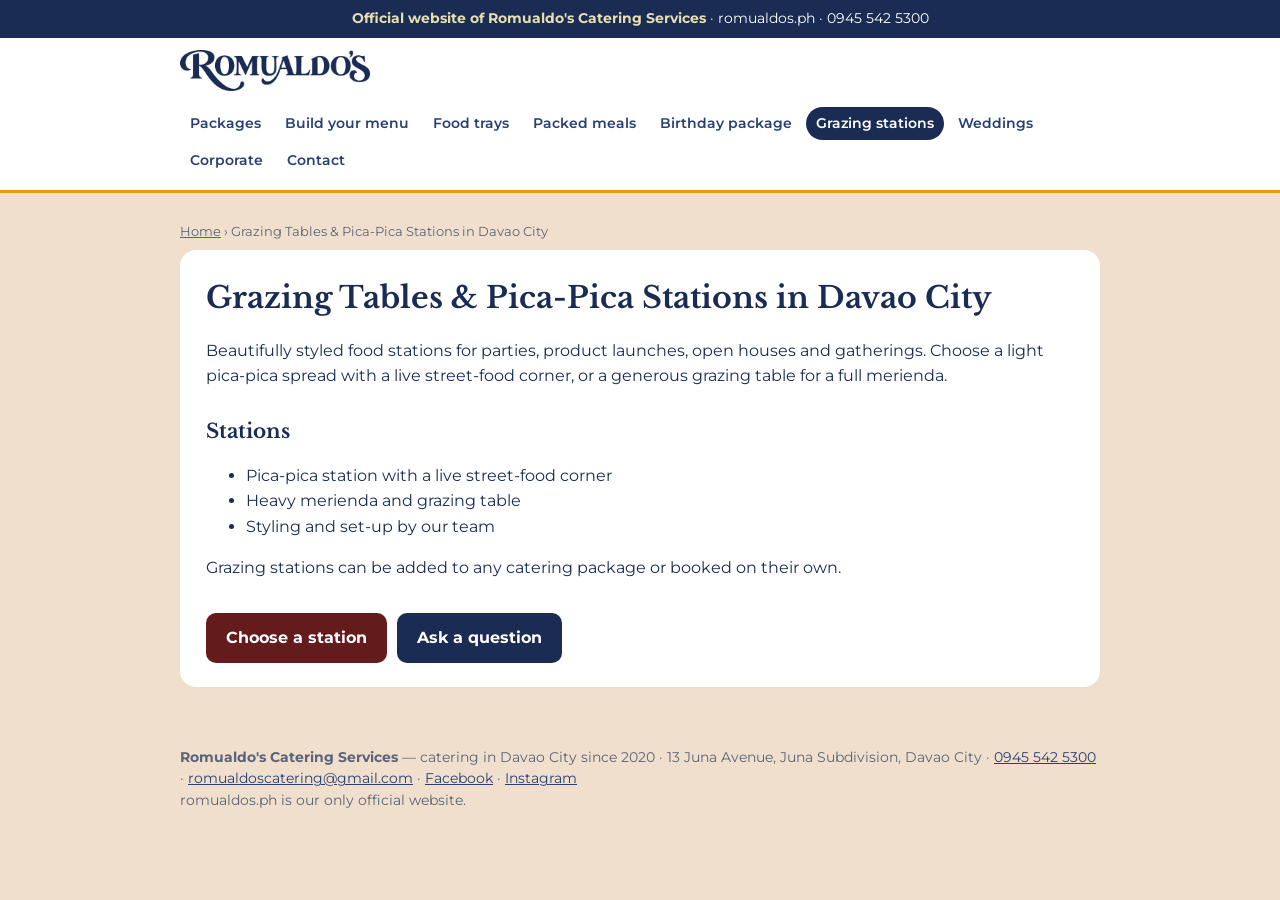
<file: grazing-stations/index.html>
<!DOCTYPE html>
<html lang="en"><head><meta charset="utf-8"><meta name="viewport" content="width=device-width, initial-scale=1">
<title>Grazing Table &amp; Pica-Pica Station Davao City | Romualdo&#x27;s Catering</title>
<meta name="description" content="Grazing tables, merienda stations and pica-pica with a live street-food corner for parties, launches and gatherings in Davao City. By Romualdo&#x27;s Catering.">
<link rel="canonical" href="https://romualdos.ph/grazing-stations/">
<meta property="og:type" content="website"><meta property="og:site_name" content="Romualdo's Catering"><meta property="og:title" content="Grazing Table &amp; Pica-Pica Station Davao City | Romualdo&#x27;s Catering"><meta property="og:description" content="Grazing tables, merienda stations and pica-pica with a live street-food corner for parties, launches and gatherings in Davao City. By Romualdo&#x27;s Catering."><meta property="og:url" content="https://romualdos.ph/grazing-stations/"><meta property="og:image" content="https://romualdos.ph/assets/about/hero-garden-reception.jpg">
<link rel="icon" href="/favicon.ico" sizes="any"><link rel="icon" type="image/png" sizes="48x48" href="/assets/favicon-48.png"><link rel="icon" type="image/png" sizes="192x192" href="/assets/favicon-192.png"><link rel="apple-touch-icon" href="/assets/apple-touch-icon.png">
<meta name="theme-color" content="#1A2C54">
<link rel="stylesheet" href="https://fonts.googleapis.com/css2?family=Libre+Baskerville:wght@400;700&family=Montserrat:wght@400;600;700&display=swap">
<style>*{box-sizing:border-box}body{margin:0;font:16px/1.6 Montserrat,system-ui,sans-serif;color:#1A2C54;background:#F0DFCC}a{color:#631B1C}
header{background:#fff;border-bottom:3px solid #E89908}header .w{display:flex;gap:16px;align-items:center;flex-wrap:wrap;padding:12px 20px}header img{width:190px;height:auto;display:block}
nav{display:flex;flex-wrap:wrap;gap:4px;margin-left:auto}nav a{padding:6px 10px;border-radius:99px;text-decoration:none;font-weight:600;font-size:13.5px;color:#294074}nav a[aria-current]{background:#1A2C54;color:#fff}
.w{max-width:960px;margin:0 auto;padding:0 20px}main .w{padding:28px 20px 40px}h1,h2{font-family:"Libre Baskerville",Georgia,serif}h1{font-size:30px;margin:0 0 12px}h2{font-size:20px;margin:26px 0 8px}
.card{background:#fff;border-radius:16px;padding:24px 26px;box-shadow:0 1px 0 #E4DFC8}.cta{display:inline-block;margin:16px 10px 0 0;background:#631B1C;color:#fff;padding:12px 20px;border-radius:10px;text-decoration:none;font-weight:700}.cta.alt{background:#1A2C54}
.official{background:#1A2C54;color:#fff;font-size:13.5px;text-align:center;padding:8px 12px}.official b{color:#E5DEB2}
footer{font-size:13.5px;color:#5B6478;padding:20px 0 34px}footer a{color:#294074}.crumbs{font-size:13px;color:#5B6478;margin-bottom:8px}.crumbs a{color:#5B6478}</style>
<script type="application/ld+json">[{"@context": "https://schema.org", "@type": "BreadcrumbList", "itemListElement": [{"@type": "ListItem", "position": 1, "name": "Romualdo's Catering", "item": "https://romualdos.ph/"}, {"@type": "ListItem", "position": 2, "name": "Grazing Tables & Pica-Pica Stations in Davao City", "item": "https://romualdos.ph/grazing-stations/"}]}, {"@context": "https://schema.org", "@type": "Service", "name": "Grazing Tables & Pica-Pica Stations in Davao City", "serviceType": "Grazing Tables & Pica-Pica Stations", "areaServed": {"@type": "City", "name": "Davao City"}, "url": "https://romualdos.ph/grazing-stations/", "description": "Grazing tables, merienda stations and pica-pica with a live street-food corner for parties, launches and gatherings in Davao City. By Romualdo's Catering.", "provider": {"@type": "FoodEstablishment", "@id": "https://romualdos.ph/#business", "name": "Romualdo's Catering Services", "url": "https://romualdos.ph/", "telephone": "+63 945 542 5300"}}]</script>
</head><body>
<div class="official"><b>Official website of Romualdo's Catering Services</b> · romualdos.ph · 0945 542 5300</div>
<header><div class="w"><a href="/"><img src="/assets/logo.png" alt="Romualdo's Catering Services logo" width="520" height="112"></a><nav><a href="/catering-packages/">Packages</a><a href="/build-your-own-menu/">Build your menu</a><a href="/food-trays/">Food trays</a><a href="/packed-meals/">Packed meals</a><a href="/birthday-catering/">Birthday package</a><a href="/grazing-stations/" aria-current="page">Grazing stations</a><a href="/wedding-catering/">Weddings</a><a href="/corporate-catering/">Corporate</a><a href="/contact/">Contact</a></nav></div></header>
<main><div class="w"><div class="crumbs"><a href="/">Home</a> › Grazing Tables &amp; Pica-Pica Stations in Davao City</div><div class="card"><h1>Grazing Tables &amp; Pica-Pica Stations in Davao City</h1>
<p>Beautifully styled food stations for parties, product launches, open houses and gatherings. Choose a light pica-pica spread with a live street-food corner, or a generous grazing table for a full merienda.</p><h2>Stations</h2><ul><li>Pica-pica station with a live street-food corner</li><li>Heavy merienda and grazing table</li><li>Styling and set-up by our team</li></ul><p>Grazing stations can be added to any catering package or booked on their own.</p>
<a class="cta" href="/#grazing">Choose a station</a><a class="cta alt" href="/#contact">Ask a question</a></div></div></main>
<footer><div class="w"><b>Romualdo's Catering Services</b> — catering in Davao City since 2020 · 13 Juna Avenue, Juna Subdivision, Davao City · <a href="tel:+639455425300">0945 542 5300</a> · <a href="mailto:romualdoscatering@gmail.com">romualdoscatering@gmail.com</a> · <a href="https://www.facebook.com/romualdoscatering">Facebook</a> · <a href="https://www.instagram.com/romualdosdavao/">Instagram</a><br>romualdos.ph is our only official website.</div></footer>
</body></html>
</file>
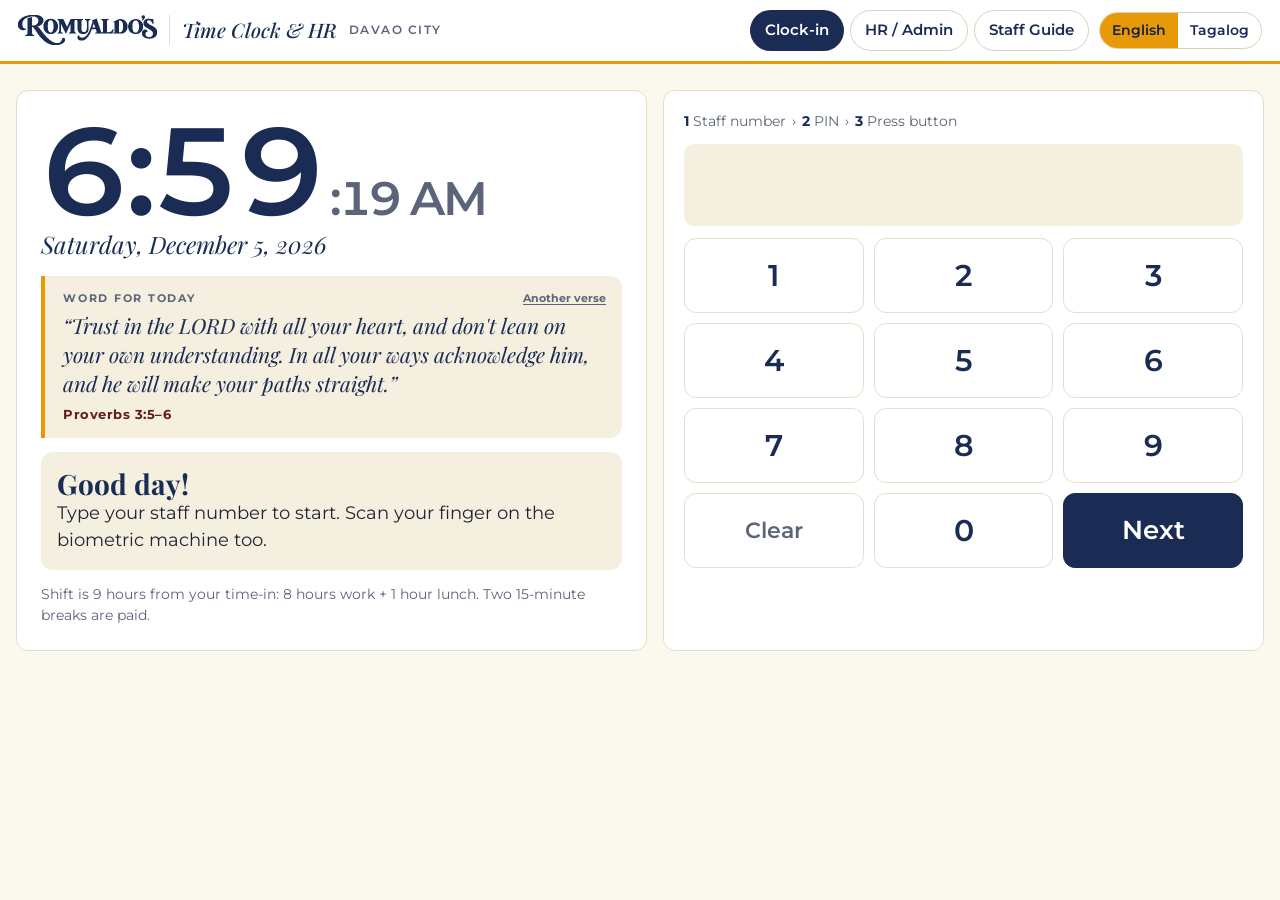
<file: hr/index.html>
<!DOCTYPE html>
<html lang="en">
<head>
<script>window.RC_API_URL = 'https://script.google.com/macros/s/AKfycbxbXsJ85OCUtYluklVpLBe6c3nIDx3cHyhkHjAk-W9j9rKNPOd16MwZxwkbDUIEDxQJ/exec';</script>
<link rel="icon" href="/favicon.ico">
<link rel="manifest" href="manifest.webmanifest">
<link rel="apple-touch-icon" href="icons/apple-touch-icon.png">
<meta name="theme-color" content="#FBF8EE">
<meta name="apple-mobile-web-app-capable" content="yes">
<meta name="mobile-web-app-capable" content="yes">
<meta name="apple-mobile-web-app-status-bar-style" content="default">
<meta name="apple-mobile-web-app-title" content="Time Clock">
<base target="_top">
<meta charset="utf-8">
<meta name="viewport" content="width=device-width, initial-scale=1, viewport-fit=cut">
<title>Romualdo's Time Clock & HR</title>
<link rel="preconnect" href="https://fonts.googleapis.com">
<link href="https://fonts.googleapis.com/css2?family=Playfair+Display:ital,wght@0,500;0,600;0,700;1,500&family=Montserrat:wght@400;500;600;700&display=swap" rel="stylesheet">
<style>

/* Layout idea: kitchen-signage time clock — huge digits and touch keys for the kiosk, dense scan-first lists and a colour grid for HR. */
:root{
  --bg:#FBF8EE; --surface:#ffffff; --surface-2:#F4EFDF; --ink:#1A2C54; --text:#1F2433; --muted:#5B6478; --line:#E4DFC8;
  --accent:#1A2C54; --accent-soft:#E8ECF5; --accent-ink:#ffffff; --gold:#E89908; --gold-soft:#FCEFD3; --wine:#631B1C;
  --ok:#1d7a3a; --ok-soft:#e6f4ea; --warn:#8a5300; --warn-soft:#fff3d9; --bad:#b42318; --bad-soft:#fdecea;
  --info:#294074; --info-soft:#e9eefb; --rest:#c9c3ad;
  --display:'Playfair Display',Georgia,'Times New Roman',serif; --body:'Montserrat','Segoe UI',Roboto,Arial,sans-serif; --num:'Montserrat','Segoe UI',Roboto,Arial,sans-serif;
  color-scheme:light;
}
@media (prefers-color-scheme:dark){:root:not([data-theme="light"]){
  --bg:#0e1626; --surface:#16203a; --surface-2:#1c2846; --ink:#F3EEDD; --text:#E6E2D3; --muted:#A9B0C2; --line:#2b3757;
  --accent:#F2B33D; --accent-soft:#2d2a1c; --accent-ink:#14213F; --gold:#F2B33D; --gold-soft:#3a2c10; --wine:#e08a8b;
  --ok:#6fd39b; --ok-soft:#133526; --warn:#f2b860; --warn-soft:#3b2a12; --bad:#f28b82; --bad-soft:#3d1a1a;
  --info:#9db8ec; --info-soft:#1a2747; --rest:#3a4562; color-scheme:dark;}}
:root[data-theme="dark"]{
  --bg:#0e1626; --surface:#16203a; --surface-2:#1c2846; --ink:#F3EEDD; --text:#E6E2D3; --muted:#A9B0C2; --line:#2b3757;
  --accent:#F2B33D; --accent-soft:#2d2a1c; --accent-ink:#14213F; --gold:#F2B33D; --gold-soft:#3a2c10; --wine:#e08a8b;
  --ok:#6fd39b; --ok-soft:#133526; --warn:#f2b860; --warn-soft:#3b2a12; --bad:#f28b82; --bad-soft:#3d1a1a;
  --info:#9db8ec; --info-soft:#1a2747; --rest:#3a4562; color-scheme:dark;}
*{box-sizing:border-box}
[hidden]{display:none!important}
html,body{margin:0;background:var(--bg);color:var(--text);font-family:var(--body);font-size:16px;line-height:1.5}
h1,h2,h3{font-family:var(--display);font-weight:600;color:var(--ink);letter-spacing:0;margin:0;text-wrap:balance}
button,input,select,textarea{font:inherit;color:inherit}
button{cursor:pointer}
:focus-visible{outline:3px solid var(--gold);outline-offset:2px}
.num{font-variant-numeric:tabular-nums}
header.top{padding-top:max(10px,env(safe-area-inset-top)) !important;display:flex;flex-wrap:wrap;gap:12px;align-items:center;justify-content:space-between;padding:10px 18px;background:#ffffff;color:#1A2C54;border-bottom:3px solid #E89908}
.brand{display:flex;align-items:center;gap:12px}
.brand img{height:30px;width:auto;display:block}
.brand h1{font-size:20px;font-style:italic;font-weight:500;color:#1A2C54;padding-left:12px;border-left:1px solid #E4DFC8}
.brand span{font-size:12px;color:#5B6478;letter-spacing:.12em;text-transform:uppercase;font-weight:600}
nav.tabs{display:flex;gap:6px;flex-wrap:wrap}
nav.tabs a{padding:8px 14px;border-radius:999px;color:#1A2C54;text-decoration:none;font-weight:600;font-size:15px;border:1px solid transparent}
nav.tabs a[aria-current="page"]{background:#1A2C54;color:#ffffff}
nav.tabs a:not([aria-current="page"]){border-color:#D9D2B8}
nav.tabs a:not([aria-current="page"]):hover{background:#FBF8EE}
.testbar{background:var(--gold-soft);color:var(--ink);padding:6px 16px;font-size:14px;border-bottom:1px solid var(--line)}
main{padding:16px;max-width:1280px;margin:0 auto}
section.view{display:none}
section.view.active{display:block}
.card{background:var(--surface);border:1px solid var(--line);border-radius:12px}
.muted{color:var(--muted)}
.pill{display:inline-block;padding:2px 10px;border-radius:999px;font-size:13px;font-weight:600}
.pill.ok{background:var(--ok-soft);color:var(--ok)} .pill.warn{background:var(--warn-soft);color:var(--warn)}
.pill.bad{background:var(--bad-soft);color:var(--bad)} .pill.info{background:var(--info-soft);color:var(--info)}
.pill.rest{background:var(--surface-2);color:var(--muted)}
.btn{border:1.5px solid var(--line);background:var(--surface);color:var(--ink);border-radius:10px;padding:10px 16px;font-weight:600}
.btn.primary{background:var(--accent);border-color:var(--accent);color:var(--accent-ink)}
.btn.good{background:var(--ok);border-color:var(--ok);color:#fff}
.btn.danger{background:var(--bad);border-color:var(--bad);color:#fff}
.btn:disabled{opacity:.45;cursor:not-allowed}
label{font-weight:600;font-size:14px;display:block;margin-bottom:4px}
input,select,textarea{width:100%;padding:10px 12px;border:1px solid var(--line);border-radius:10px;background:var(--surface)}
.field{display:flex;flex-direction:column;gap:2px}
.grid2{display:grid;grid-template-columns:1fr 1fr;gap:12px}
@media (max-width:640px){.grid2{grid-template-columns:1fr}}

/* Kiosk */
.kiosk{display:grid;grid-template-columns:minmax(0,1.05fr) minmax(0,1fr);gap:16px}
@media (max-width:860px){.kiosk{grid-template-columns:1fr}}
.clockpane{padding:24px;display:flex;flex-direction:column;gap:14px;justify-content:space-between;min-height:420px}
.clock{font-family:var(--num);font-weight:600;letter-spacing:-.02em;color:var(--ink);font-size:clamp(64px,11vw,124px);line-height:.9;font-variant-numeric:tabular-nums}
.clock small{font-size:.38em;margin-left:8px;color:var(--muted)}
.date{font-family:var(--display);font-style:italic;font-size:24px;color:var(--ink)}
.msg{border-radius:12px;padding:16px;font-size:18px;background:var(--surface-2)}
.msg.ok{background:var(--ok-soft)} .msg.warn{background:var(--warn-soft)} .msg.bad{background:var(--bad-soft)}
.msg strong{display:block;font-family:var(--display);font-size:28px;line-height:1.15;color:var(--ink)}
.padpane{padding:20px;display:flex;flex-direction:column;gap:12px}
.entry{font-family:var(--num);font-weight:600;color:var(--ink);font-size:44px;letter-spacing:.15em;text-align:center;background:var(--surface-2);border-radius:10px;padding:8px;min-height:72px;font-variant-numeric:tabular-nums}
.keypad{display:grid;grid-template-columns:repeat(3,1fr);gap:10px}
.key{font-family:var(--num);font-size:30px;font-weight:600;color:var(--ink);padding:14px 0;border-radius:12px;border:1px solid var(--line);background:var(--surface);min-height:68px}
.key:active{transform:scale(.98)}
.key.go{background:var(--accent);border-color:var(--accent);color:var(--accent-ink);font-size:26px}
.key.clear{font-size:22px;color:var(--muted)}
.actions{display:grid;grid-template-columns:1fr 1fr;gap:10px}
.act{font-family:var(--num);font-size:24px;font-weight:700;color:var(--ink);padding:22px 10px;border-radius:14px;border:2px solid var(--line);background:var(--surface)}
.act.main{grid-column:1/-1;background:var(--ok);border-color:var(--ok);color:#fff}
.act.out{background:var(--accent);border-color:var(--accent);color:var(--accent-ink)}
.who{display:flex;justify-content:space-between;gap:10px;align-items:baseline;flex-wrap:wrap}
.who h2{font-size:34px}
.steps{display:flex;gap:6px;font-size:14px;color:var(--muted)}
.steps b{color:var(--ink)}
.kfoot{display:flex;flex-wrap:wrap;gap:10px;align-items:center;justify-content:space-between;margin-top:14px;font-size:14px}
.switch{display:inline-flex;gap:8px;align-items:center}
.switch input{width:auto}
.netbanner{padding:10px 14px;border-radius:10px;background:var(--warn-soft);color:var(--ink);font-weight:600;display:none}
.netbanner.show{display:block}
details.demo{font-size:14px}
details.demo table{border-collapse:collapse;margin-top:6px}
details.demo td{padding:2px 10px 2px 0}

/* HR */
.hrhead{display:flex;flex-wrap:wrap;gap:12px;align-items:center;justify-content:space-between;margin-bottom:12px}
.tiles{display:grid;grid-template-columns:repeat(auto-fit,minmax(150px,1fr));gap:10px;margin-bottom:14px}
.tile{padding:12px 14px;border-left:6px solid var(--line)}
.tile b{display:block;font-family:var(--num);font-weight:700;color:var(--ink);font-size:38px;line-height:1}
.tile span{font-size:14px;color:var(--muted)}
.tile.bad{border-left-color:var(--bad)} .tile.warn{border-left-color:var(--warn)} .tile.info{border-left-color:var(--info)} .tile.ok{border-left-color:var(--ok)}
.subtabs{display:flex;gap:6px;flex-wrap:wrap;margin-bottom:12px}
.subtabs button{border:1px solid var(--line);background:var(--surface);border-radius:999px;padding:7px 14px;font-weight:600}
.subtabs button[aria-pressed="true"]{background:var(--accent);color:var(--accent-ink);border-color:var(--accent)}
.queue{display:flex;flex-direction:column;gap:8px}
.item{display:grid;grid-template-columns:6px 1fr auto;gap:12px;align-items:center;padding:10px 12px 10px 0;overflow:hidden}
.item .stripe{align-self:stretch;border-radius:0 4px 4px 0}
.item .stripe.bad{background:var(--bad)} .item .stripe.warn{background:var(--warn)} .item .stripe.info{background:var(--info)}
.item h3{font-family:var(--body);font-size:16px;font-weight:700}
.item p{margin:2px 0 0;font-size:14px;color:var(--muted)}
.item .btns{display:flex;gap:6px;flex-wrap:wrap;justify-content:flex-end}
@media (max-width:640px){.item{grid-template-columns:6px 1fr}.item .btns{grid-column:2;justify-content:flex-start}}
.gridwrap{overflow-x:auto;padding:4px}
table.att{border-collapse:separate;border-spacing:3px;font-size:13px}
table.att th{font-weight:600;color:var(--muted);text-align:center;padding:2px 4px;white-space:nowrap}
table.att th.name{text-align:left;position:sticky;left:0;background:var(--surface);z-index:1;padding-right:10px}
table.att td.name{position:sticky;left:0;background:var(--surface);white-space:nowrap;padding-right:10px;font-weight:600}
table.att td.c{width:34px;height:30px;text-align:center;border-radius:6px;font-weight:700;padding:0}
td.c button{width:100%;height:100%;border:0;background:transparent;font-weight:700;border-radius:6px}
.c-ok{background:var(--ok-soft);color:var(--ok)} .c-flag{background:var(--warn-soft);color:var(--warn)}
.c-late{background:var(--warn-soft);color:var(--warn)} .c-abs{background:var(--warn);color:#fff}
.c-miss{background:var(--bad);color:#fff} .c-rest{background:var(--surface-2);color:var(--muted)} .c-today{background:var(--info-soft);color:var(--info)}
.c-none{background:transparent;color:var(--muted)}
.legend{display:flex;flex-wrap:wrap;gap:12px;font-size:13px;margin:10px 0}
.legend i{display:inline-block;width:18px;height:14px;border-radius:4px;vertical-align:-2px;margin-right:4px}
table.list{width:100%;border-collapse:collapse;font-size:14px}
table.list th,table.list td{text-align:left;padding:8px 10px;border-bottom:1px solid var(--line);vertical-align:top}
table.list th{font-weight:600;color:var(--muted)}
.login{max-width:440px;margin:24px auto;padding:22px;display:flex;flex-direction:column;gap:12px}
.timeline{display:flex;flex-wrap:wrap;gap:6px;margin:6px 0}
.timeline span{background:var(--surface-2);border-radius:8px;padding:4px 8px;font-size:13px}
.timeline span.missing{background:var(--bad-soft);color:var(--bad);font-weight:700}
.toast{position:fixed;left:50%;bottom:18px;transform:translateX(-50%);background:var(--accent);color:var(--accent-ink);padding:12px 18px;border-radius:12px;font-weight:600;max-width:92vw;display:none;z-index:50}
.toast.show{display:block}
.scrim{position:fixed;inset:0;background:rgba(10,18,20,.55);display:none;align-items:flex-start;justify-content:center;padding:24px 12px;overflow:auto;z-index:40}
.scrim.show{display:flex}
.modal{max-width:620px;width:100%;padding:20px;display:flex;flex-direction:column;gap:12px}
.modal h2{font-size:28px}
.row{display:flex;gap:8px;flex-wrap:wrap;justify-content:flex-end}
.err{color:var(--bad);font-weight:600;font-size:14px;min-height:1em}

/* Guide */
.guide{display:grid;gap:16px}
.guide .card{padding:18px}
.stepsbig{display:grid;grid-template-columns:repeat(auto-fit,minmax(200px,1fr));gap:12px;margin-top:10px}
.stepsbig div{background:var(--surface-2);border-radius:12px;padding:14px}
.stepsbig b{font-family:var(--display);font-size:44px;color:var(--gold);line-height:1;display:block}
.rules{columns:2 300px;column-gap:24px;padding-left:18px}
.rules li{margin-bottom:8px;break-inside:avoid}
@media (prefers-reduced-motion:reduce){*{transition:none!important;animation:none!important}}

/* Verse of the moment (kiosk home) */
.verse{margin:0;padding:14px 16px 14px 18px;border-left:4px solid var(--gold);background:var(--surface-2);border-radius:0 12px 12px 0;transition:opacity .4s}
.verse.fade{opacity:0}
.verse .vlabel{font-size:11px;letter-spacing:.16em;text-transform:uppercase;font-weight:700;color:var(--muted);margin-bottom:4px;display:flex;justify-content:space-between;gap:8px}
.verse .vlabel button{border:0;background:transparent;color:var(--muted);font:inherit;padding:0;text-decoration:underline;text-underline-offset:2px}
.verse blockquote{margin:0;font-family:var(--display);font-style:italic;font-size:clamp(17px,1.9vw,21px);line-height:1.4;color:var(--ink)}
.verse figcaption{margin-top:6px;font-size:13px;font-weight:700;color:var(--wine);letter-spacing:.04em}
@media (max-width:520px){.brand span{display:none}.brand h1{font-size:17px}}

/* Punch photo */
.cam{display:flex;gap:12px;align-items:center;background:var(--surface-2);border-radius:12px;padding:8px}
.cam video{width:112px;height:84px;object-fit:cover;border-radius:8px;background:#000;transform:scaleX(-1);flex:none}
.cam b{font-size:15px;color:var(--ink)}
.camnote{font-size:13px;color:var(--muted)} .camnote.warn{color:var(--warn);font-weight:600}
.photos{display:flex;flex-wrap:wrap;gap:10px}
.photos figure{margin:0;width:150px}
.photos img,.photos .nophoto{width:150px;height:112px;object-fit:cover;border-radius:8px;border:1px solid var(--line);display:block}
.photos .nophoto{display:flex;align-items:center;justify-content:center;background:var(--warn-soft);color:var(--warn);font-weight:700;font-size:13px}
.photos figcaption{font-size:12px;margin-top:4px}

.lang{display:inline-flex;border:1px solid #D9D2B8;border-radius:999px;overflow:hidden}
.lang button{border:0;background:transparent;color:#1A2C54;padding:7px 12px;font-weight:600;font-size:14px}
.lang button[aria-pressed="true"]{background:#E89908;color:#14213F}
#toplogout{background:transparent;color:#631B1C;border:1.5px solid #631B1C;border-radius:999px;padding:6px 14px;font-size:14px}
#toplogout:hover{background:#631B1C;color:#fff}
.headright{display:flex;gap:10px;align-items:center;flex-wrap:wrap}
.adminbox{padding:16px;display:flex;flex-direction:column;gap:10px}
.admingrid{display:grid;grid-template-columns:repeat(auto-fit,minmax(280px,1fr));gap:12px}
.loading{opacity:.6;pointer-events:none}
.spin{display:inline-block;width:14px;height:14px;border:2px solid currentColor;border-right-color:transparent;border-radius:50%;animation:sp 1s linear infinite;vertical-align:-2px}
@keyframes sp{to{transform:rotate(360deg)}}
</style>
</head>
<body>
<header class="top">
  <div class="brand"><img src="[data-uri]" alt="Romualdo's" width="139" height="30"><h1>Time Clock &amp; HR</h1><span>Davao City</span></div>
  <div class="headright">
    <nav class="tabs" aria-label="Sections">
      <a href="#kiosk" data-view="kiosk" data-i18n="tabClock">Clock-in</a>
      <a href="#hr" data-view="hr">HR / Admin</a>
      <a href="#guide" data-view="guide" data-i18n="tabGuide">Staff Guide</a>
    </nav>
    <button class="btn" id="toplogout" hidden>Log out</button>
    <div class="lang" role="group" aria-label="Language"><button data-lang="en" aria-pressed="true">English</button><button data-lang="tl" aria-pressed="false">Tagalog</button></div>
  </div>
</header>
<div class="testbar" id="testbar" hidden></div>
<main>

<section class="view" id="view-kiosk" aria-label="Clock-in kiosk">
  <div class="netbanner" id="netbanner" role="status"></div>
  <div class="kiosk" style="margin-top:10px">
    <div class="card clockpane">
      <div><div class="clock" id="clock">--:--</div><div class="date" id="date">—</div></div>
      <figure class="verse" id="verse" aria-live="off"><div class="vlabel"><span data-i18n="verseLabel"></span><button type="button" id="versenext" data-i18n="verseNext"></button></div><blockquote id="vtext"></blockquote><figcaption id="vref"></figcaption></figure>
      <div class="msg" id="kmsg" aria-live="polite"></div>
      <div class="muted" style="font-size:14px" data-i18n="shiftNote"></div>
    </div>
    <div class="card padpane" id="padpane"></div>
  </div>
  <div class="kfoot">
    <label class="switch" id="offwrap" hidden><input type="checkbox" id="offline"> <span data-i18n="testOffline"></span></label>
    <details class="demo" id="demowrap" hidden><summary>Demo staff numbers and PINs</summary><div id="demopins"></div></details>
  </div>
</section>

<section class="view" id="view-hr" aria-label="HR and Admin">
  <div id="hrlogin" class="card login">
    <h2 style="font-size:30px">HR / Admin sign-in</h2>
    <div class="field"><label for="hrcode">Staff code</label><input id="hrcode" autocomplete="username" placeholder="RC-002"></div>
    <div class="field"><label for="hrpw">Password</label><input id="hrpw" type="password" autocomplete="current-password"></div>
    <div class="err" id="hrerr"></div>
    <button class="btn primary" id="hrgo">Sign in</button>
    <p class="muted" style="margin:0;font-size:14px" id="hrhint">Forgot your password? Ask the owner to set a new one from the HR database (Romualdo's HR menu).</p>
  </div>
  <div id="hrpwchange" class="card login" hidden>
    <h2 style="font-size:28px">Set your own password</h2>
    <p class="muted" style="margin:0">You signed in with a temporary password. Choose a new one (at least 8 characters). Don't share it.</p>
    <div class="field"><label for="pw1">New password</label><input id="pw1" type="password" autocomplete="new-password"></div>
    <div class="field"><label for="pw2">Type it again</label><input id="pw2" type="password" autocomplete="new-password"></div>
    <div class="err" id="pwerr"></div>
    <button class="btn primary" id="pwgo">Save password</button>
  </div>
  <div id="hrapp" hidden>
    <div class="hrhead">
      <div><h2 style="font-size:32px" id="hrtitle">Cut-off</h2><div class="muted" id="hruser"></div></div>
      <div class="row"><select id="cutsel" aria-label="Cut-off" style="width:auto"></select><button class="btn" id="hrrefresh">Refresh</button><button class="btn" id="hrout">Log out</button></div>
    </div>
    <div class="tiles" id="tiles"></div>
    <div class="subtabs" role="group" aria-label="HR views">
      <button data-sub="queue" aria-pressed="true">Needs action</button>
      <button data-sub="grid" aria-pressed="false">Cut-off grid</button>
      <button data-sub="today" aria-pressed="false">Today</button>
      <button data-sub="audit" aria-pressed="false">Audit trail</button>
      <button data-sub="admin" aria-pressed="false">Admin</button>
    </div>
    <div id="sub-queue"></div><div id="sub-grid" hidden></div><div id="sub-today" hidden></div><div id="sub-audit" hidden></div><div id="sub-admin" hidden></div>
  </div>
</section>

<section class="view" id="view-guide" aria-label="Staff guide"><div class="guide" id="guide"></div></section>
</main>
<div class="scrim" id="scrim"><div class="card modal" role="dialog" aria-modal="true" id="modal"></div></div>
<div class="toast" id="toast" role="status"></div>

<script>
const IS_DEMO = false; const DEMO_PINS = {}; let DB = null;
function sha256(ascii){
  function rr(v, a){ return (v >>> a) | (v << (32 - a)); }
  var mp = Math.pow, maxWord = mp(2, 32), result = '', words = [], i, j;
  ascii = unescape(encodeURIComponent(ascii));
  var bitLen = ascii.length * 8, hash = [], k = [], primeCounter = 0, isComposite = {};
  for (var c = 2; primeCounter < 64; c++) {
    if (!isComposite[c]) { for (i = 0; i < 313; i += c) isComposite[i] = c;
      hash[primeCounter] = (mp(c, .5) * maxWord) | 0; k[primeCounter++] = (mp(c, 1/3) * maxWord) | 0; }
  }
  hash = hash.slice(0, 8); ascii += '\x80';
  while (ascii.length % 64 - 56) ascii += '\x00';
  for (i = 0; i < ascii.length; i++) { j = ascii.charCodeAt(i); words[i >> 2] |= j << ((3 - i) % 4) * 8; }
  words[words.length] = ((bitLen / maxWord) | 0); words[words.length] = (bitLen);
  for (j = 0; j < words.length;) {
    var w = words.slice(j, j += 16), oldHash = hash; hash = hash.slice(0, 8);
    for (i = 0; i < 64; i++) {
      var w15 = w[i - 15], w2 = w[i - 2], a = hash[0], e = hash[4];
      var temp1 = hash[7] + (rr(e, 6) ^ rr(e, 11) ^ rr(e, 25)) + ((e & hash[5]) ^ ((~e) & hash[6])) + k[i]
        + (w[i] = (i < 16) ? w[i] : (w[i - 16] + (rr(w15, 7) ^ rr(w15, 18) ^ (w15 >>> 3)) + w[i - 7] + (rr(w2, 17) ^ rr(w2, 19) ^ (w2 >>> 10))) | 0);
      var temp2 = (rr(a, 2) ^ rr(a, 13) ^ rr(a, 22)) + ((a & hash[1]) ^ (a & hash[2]) ^ (hash[1] & hash[2]));
      hash = [(temp1 + temp2) | 0].concat(hash); hash[4] = (hash[4] + temp1) | 0;
    }
    for (i = 0; i < 8; i++) hash[i] = (hash[i] + oldHash[i]) | 0;
  }
  for (i = 0; i < 8; i++) for (j = 3; j + 1; j--) { var b = (hash[i] >> (j * 8)) & 255; result += ((b < 16) ? 0 : '') + b.toString(16); }
  return result;
}
function pinHash(code, pin){ return sha256('romualdos|' + code + '|' + pin); }
</script>
<script>
/* ======================= i18n ======================= */
const T = {
 en: {
  tabClock:'Clock-in', tabGuide:'Staff Guide', verseLabel:'Word for today', verseNext:'Another verse',
  shiftNote:'Shift is 9 hours from your time-in: 8 hours work + 1 hour lunch. Two 15-minute breaks are paid.',
  testOffline:'Test: no internet signal',
  greet:'Good day!', startText:'Type your staff number to start. Scan your finger on the biometric machine too.',
  stepNum:'Staff number', stepPin:'PIN', stepBtn:'Press button', next:'Next', ok:'OK', clear:'Clear', notMe:'Not {name}? Start over',
  typePin:'Type your PIN', typePinText:'4 digits. Cover the screen with your hand.',
  notFound:'Staff number not found', notFoundText:'Check your number and try again. Ask HR if you do not have one.',
  locked:'Locked for 1 minute', lockedText:'Too many wrong PINs. This was reported to HR. Wait, or ask HR to reset your PIN.',
  wrongPin:'Wrong PIN', wrongPinText:'Try again. {n} tries left.',
  choose:'Choose what you are doing', chooseText:'Only the buttons that make sense right now are shown.',
  hi:'Hi, {name}!', shift:'Shift', restToday:'Today is your rest day. Work only if your supervisor approved it.',
  IN:'Time In', OUT:'Time Out', BRK_OUT:'Start Break', BRK_IN:'End Break', LUNCH_OUT:'Start Lunch', LUNCH_IN:'End Lunch',
  stNone:'Not clocked in yet today', stWork:'Working since {t}', stBreak:'On break since {t}', stLunch:'At lunch since {t}', stOut:'Timed out at {t}',
  camTitle:'Smile! A photo is taken when you press a button.', camOn:'Camera on. The photo is for attendance only and is deleted after 90 days.', camOff:'Camera is off. Your punch will be marked "no photo" for HR.', camWait:'Starting camera…',
  allDone:'You already timed out today. See you next shift!', request:'Request a correction', done:'Done',
  recorded:'Recorded. Thank you!', late:'You are {n} minutes late. This is recorded and deducted. Please tell your supervisor.',
  grace:'Within the 5-minute grace period ({n} min). Frequent use is monitored.', onTime:'On time. Have a good shift!', flexStart:'Shift started. Your 9-hour shift (with 1-hour lunch) ends at {t}. Have a good shift!', flexShift:'Flexible shift: 9 hours from your time-in',
  longLate:'Your schedule says your shift started at {t}. If your shift changed today, tell HR so they can update it. Recorded.',
  over:'Your {what} was {d} minutes, {x} over the limit. The extra is deducted.', backOk:'{What}: {d} minutes. Welcome back!',
  break:'break', lunch:'lunch', Break:'Break', Lunch:'Lunch',
  early:'Early time-out: {n} minutes before your shift ends. This is deducted unless your supervisor approved it.',
  otNote:'Extra time is paid only if overtime was approved before you stayed.', shiftDone:'Shift complete. Ingat pauli!',
  savedOffline:'(Saved on this tablet. It will be checked and sent when the signal is back.)',
  offlinePick:'No signal. Your PIN will be checked when the signal is back. Press what you are doing.',
  noNet:'No internet. Punches are saved on this tablet{q} and send automatically when the signal comes back.', waiting:' ({n} waiting)',
  sentBack:'Signal back: {n} saved punch(es) sent.',
  rqTitle:'Request a correction', rqText:'For a punch you forgot or that did not record. HR checks it against the biometric log and CCTV.',
  rqDate:'Date', rqType:'Which punch', rqTime:'Actual time', rqWit:'Who can confirm?', rqWitPh:'Supervisor or co-worker name',
  rqWhy:'What happened?', rqWhyPh:'Example: I forgot to time out because of the catering pull-out.', rqErr:'Please explain what happened (at least 10 letters).',
  cancel:'Cancel', send:'Send to HR', sentTitle:'Request sent', sentText:'{id} is waiting for HR. Pay for that day stays on hold until it is approved.',
  devTitle:'This tablet is not set up as the time clock', devText:'HR: open the HR / Admin tab on this tablet, sign in, then press "Register this tablet as the kiosk" in Admin.',
  netErr:'No connection', netErrText:'Could not reach the server. Try again in a moment.', notAllowed:'That punch is not allowed now. Start over and pick again.',
 },
 tl: {
  tabClock:'Time Clock', tabGuide:'Gabay ng Staff', verseLabel:'Salita para sa araw na ito', verseNext:'Iba pang talata',
  shiftNote:'Ang shift ay 9 na oras mula sa iyong time-in: 8 oras na trabaho + 1 oras na lunch. Bayad ang dalawang 15-minutong break.',
  testOffline:'Test: walang internet',
  greet:'Magandang araw!', startText:'I-type ang iyong staff number para magsimula. I-scan din ang iyong daliri sa biometric machine.',
  stepNum:'Staff number', stepPin:'PIN', stepBtn:'Pindutin ang button', next:'Susunod', ok:'OK', clear:'Burahin', notMe:'Hindi ikaw si {name}? Ulitin',
  typePin:'I-type ang iyong PIN', typePinText:'4 na numero. Takpan ang screen gamit ang iyong kamay.',
  notFound:'Hindi nakita ang staff number', notFoundText:'Tingnan ang iyong numero at subukan ulit. Magtanong sa HR kung wala ka pang numero.',
  locked:'Naka-lock nang 1 minuto', lockedText:'Sobrang daming maling PIN. Naiulat na ito sa HR. Maghintay, o magpa-reset ng PIN sa HR.',
  wrongPin:'Maling PIN', wrongPinText:'Subukan ulit. {n} pang subok ang natitira.',
  choose:'Piliin ang gagawin mo', chooseText:'Ang mga tamang button lang para sa ngayon ang lumalabas.',
  hi:'Hi, {name}!', shift:'Shift', restToday:'Rest day mo ngayon. Magtrabaho lang kung inaprubahan ng supervisor mo.',
  IN:'Time In', OUT:'Time Out', BRK_OUT:'Simula ng Break', BRK_IN:'Tapos ang Break', LUNCH_OUT:'Simula ng Lunch', LUNCH_IN:'Tapos ang Lunch',
  stNone:'Hindi pa naka-time in ngayon', stWork:'Nagtatrabaho mula {t}', stBreak:'Naka-break mula {t}', stLunch:'Naka-lunch mula {t}', stOut:'Nag-time out ng {t}',
  camTitle:'Ngiti! Kukunan ka ng litrato pagpindot mo ng button.', camOn:'Bukas ang camera. Para lang sa attendance ang litrato at buburahin pagkalipas ng 90 araw.', camOff:'Patay ang camera. Mamarkahan ang punch mo na "walang litrato" para sa HR.', camWait:'Binubuksan ang camera…',
  allDone:'Naka-time out ka na ngayong araw. Kita tayo sa susunod mong shift!', request:'Mag-file ng correction', done:'Tapos na',
  recorded:'Naitala. Salamat!', late:'Late ka nang {n} minuto. Naitala na ito at ibabawas sa sahod. Pakisabihan ang iyong supervisor.',
  grace:'Pasok pa sa 5-minutong grace period ({n} min). Binabantayan ang madalas na paggamit nito.', onTime:'Nasa oras. Magandang shift sa iyo!', flexStart:'Nagsimula na ang shift mo. Matatapos ang 9 na oras (kasama ang 1 oras na lunch) ng {t}. Magandang shift sa iyo!', flexShift:'Flexible na shift: 9 na oras mula sa iyong time-in',
  longLate:'Ayon sa schedule, nagsimula ang shift mo ng {t}. Kung nagbago ang shift mo ngayon, sabihan ang HR para maayos nila. Naitala na.',
  over:'Ang {what} mo ay {d} minuto, sobra nang {x} minuto. Ibabawas ang sobra.', backOk:'{What}: {d} minuto. Welcome back!',
  break:'break', lunch:'lunch', Break:'Break', Lunch:'Lunch',
  early:'Maagang time-out: {n} minuto bago matapos ang shift mo. Ibabawas ito maliban kung inaprubahan ng supervisor.',
  otNote:'Bayad lang ang sobrang oras kung inaprubahan ang overtime bago ka nag-stay.', shiftDone:'Tapos ang shift. Ingat pauwi!',
  savedOffline:'(Naka-save sa tablet. Susuriin at ipapadala ito kapag bumalik ang signal.)',
  offlinePick:'Walang signal. Susuriin ang PIN mo kapag bumalik ang signal. Pindutin ang ginagawa mo.',
  noNet:'Walang internet. Naka-save ang mga punch sa tablet na ito{q} at kusang ipapadala kapag bumalik ang signal.', waiting:' ({n} naghihintay)',
  sentBack:'Bumalik ang signal: naipadala ang {n} na naka-save na punch.',
  rqTitle:'Mag-file ng correction', rqText:'Para sa punch na nakalimutan mo o hindi naitala. Susuriin ito ng HR gamit ang biometric log at CCTV.',
  rqDate:'Petsa', rqType:'Aling punch', rqTime:'Totoong oras', rqWit:'Sino ang makakapagpatunay?', rqWitPh:'Pangalan ng supervisor o katrabaho',
  rqWhy:'Ano ang nangyari?', rqWhyPh:'Halimbawa: Nakalimutan kong mag-time out dahil sa catering pull-out.', rqErr:'Pakipaliwanag kung ano ang nangyari (hindi bababa sa 10 letra).',
  cancel:'Kanselahin', send:'Ipadala sa HR', sentTitle:'Naipadala ang request', sentText:'Naghihintay ang {id} sa HR. Naka-hold ang sahod sa araw na iyon hanggang maaprubahan.',
  devTitle:'Hindi pa naka-set up ang tablet na ito bilang time clock', devText:'HR: buksan ang HR / Admin tab sa tablet na ito, mag-sign in, at pindutin ang "Register this tablet as the kiosk" sa Admin.',
  netErr:'Walang koneksyon', netErrText:'Hindi maabot ang server. Subukan ulit maya-maya.', notAllowed:'Hindi puwede ang punch na iyan ngayon. Ulitin at pumili ulit.',
 }
};
const GUIDE = {
 en: { title:'How to clock in and out', sub:'Do this every time you start, take a break, take lunch and go home. Scan your finger on the biometric machine too.',
  steps:[['Type your staff number','Your Employee No. (for example 1001). Press Next.'],['Type your 4-digit PIN','Never tell anyone your PIN. Never punch for a co-worker.'],
   ['Press the button shown','Time In, Start/End Break, Start/End Lunch, or Time Out. Only the right buttons appear.'],['Wait for your name and the message','The screen shows the time it recorded. If it says you are late or over your break, that is already recorded.']],
  rulesTitle:'Rules to remember', rules:[['A photo is taken at every punch.','Face the tablet when you press the button. It proves you were really here and stops buddy punching. Photos are seen only by HR and deleted after 90 days.'],['Shift = 9 hours.','8 hours of work + 1 hour lunch (lunch is not paid).'],['Two 15-minute breaks','are inside the 8 hours and are paid. Longer breaks are deducted.'],
   ['Your shift starts at your time-in.','The 9 hours count from that moment. Leaving earlier is undertime and is deducted. Arrive at the time your supervisor set for the day; coming in later than that is a tardiness offense.'],['Late count resets every month:','1st verbal warning, 2nd written warning, 3rd suspension 1–3 days, 4th suspension or termination review.'],
   ['Overtime','is paid only if your supervisor approved it before you stayed.'],['Forgot to punch?','Press "Request a correction" on the kiosk the same day, or before your next shift. Pay for that day is on hold until HR approves.'],
   ['Punching for someone else','is dishonesty. It goes to an incident report for both people.'],["Can't come to work?",'Tell your supervisor at least 2 hours before your shift.']],
  hrDaily:'For HR: every day (5 minutes)', hrDailyL:['Open HR / Admin → Needs action. Red items first.','Approve or deny correction requests. Always pick how you checked it (biometric log, CCTV, supervisor).','Check Today before closing: anyone still "Working" after their shift must time out or file a request.'],
  hrCut:'For HR: every cut-off', hrCutL:['A cut-off ends on the 10th or the 25th. On the next two days (11th–12th or 26th–27th), late time-outs come in and HR clears the list: Select all shown → Mark selected reviewed, and fix the few real problems.','On the night of the 12th and the 27th the app makes the payroll files by itself (print file + HR record) and emails them. Pay day stays the 15th and the 30th.','Look at the Cut-off grid row by row for patterns (same person late every Monday).','You can also press "Build final payroll" in Admin any time to remake the files after a late fix. Get the owner\'s sign-off before paying.'],
  rollTitle:'Rolling it out (3 weeks)', rollHead:['Week','What happens','Pay effect'],
  roll:[['1 · Practice','10-minute talk at the start of each shift. Everyone gets a staff number and PIN and practices on the tablet and the biometric machine. HR fixes mistakes with them on the spot.','None. The old method is still used for pay.'],
   ['2 · Side by side','The old method and the app both run. HR compares totals at the end of the week and explains any difference to each person.','None. Coaching only for misses.'],
   ['3 · Live','The app is the official record. Missed punches hold pay until approved. Tardiness counts toward the Handbook penalties.','Full rules apply.']],
  talkTitle:'Short talk for the first briefing:', talk:'"From now on the tablet and the fingerprint machine are our time card. They protect you: every minute you work is recorded and paid, including approved overtime and holiday pay. If you forget, file a request the same day. No one is punished in the first two weeks; we are all learning."' },
 tl: { title:'Paano mag-time in at mag-time out', sub:'Gawin ito tuwing magsisimula ka, magbe-break, magla-lunch, at uuwi. I-scan din ang iyong daliri sa biometric machine.',
  steps:[['I-type ang iyong staff number','Ang iyong Employee No. (halimbawa 1001). Pindutin ang Susunod.'],['I-type ang iyong 4-digit na PIN','Huwag sabihin kanino man ang iyong PIN. Huwag mag-punch para sa katrabaho.'],
   ['Pindutin ang button na lumabas','Time In, Simula/Tapos ng Break, Simula/Tapos ng Lunch, o Time Out. Ang mga tamang button lang ang lalabas.'],['Hintayin ang iyong pangalan at ang mensahe','Ipapakita ng screen ang oras na naitala. Kung sinabi nitong late ka o sobra sa break, naitala na iyon.']],
  rulesTitle:'Mga patakarang dapat tandaan', rules:[['May litrato sa bawat punch.','Humarap sa tablet pagpindot mo ng button. Patunay ito na nandito ka talaga, at para walang magpa-punch para sa iba. HR lang ang nakakakita ng litrato, at buburahin ito pagkalipas ng 90 araw.'],['Ang shift ay 9 na oras.','8 oras na trabaho + 1 oras na lunch (hindi bayad ang lunch).'],['Dalawang 15-minutong break','ay kasama sa 8 oras at bayad. Ibabawas ang sobra sa break.'],
   ['Nagsisimula ang shift mo sa iyong time-in.','Doon nagsisimula ang bilang ng 9 na oras. Kapag umuwi nang mas maaga, undertime iyon at ibabawas. Pumasok sa oras na itinakda ng supervisor para sa araw na iyon; ang pagdating nang mas huli roon ay tardiness offense.'],['Nire-reset buwan-buwan ang bilang ng late:','1st verbal warning, 2nd written warning, 3rd suspension nang 1–3 araw, 4th suspension o pagsusuri para sa termination.'],
   ['Ang overtime','ay bayad lang kung inaprubahan ng supervisor mo bago ka nag-stay.'],['Nakalimutang mag-punch?','Pindutin ang "Mag-file ng correction" sa kiosk sa parehong araw, o bago ang susunod mong shift. Naka-hold ang sahod sa araw na iyon hanggang aprubahan ng HR.'],
   ['Ang pag-punch para sa iba','ay pandaraya. Magkakaroon ng incident report ang parehong tao.'],['Hindi makakapasok?','Sabihan ang supervisor mo nang hindi bababa sa 2 oras bago ang shift mo.']],
  hrDaily:'Para sa HR: araw-araw (5 minuto)', hrDailyL:['Buksan ang HR / Admin → Needs action. Unahin ang mga pula.','Aprubahan o tanggihan ang mga correction request. Laging piliin kung paano mo ito sinuri (biometric log, CCTV, supervisor).','Tingnan ang Today bago magsara: sinumang "Working" pa pagkatapos ng shift ay dapat mag-time out o mag-file ng request.'],
  hrCut:'Para sa HR: tuwing cut-off', hrCutL:['Natatapos ang cut-off sa ika-10 o ika-25. Sa sumunod na dalawang araw (ika-11–12 o ika-26–27), papasok pa ang mga late na time-out, at aayusin ng HR ang listahan: Select all shown → Mark selected reviewed, at ayusin ang iilang tunay na problema.','Sa gabi ng ika-12 at ika-27, kusang gagawin ng app ang payroll files (print file + HR record) at ipapadala sa email. Sahod pa rin tuwing ika-15 at ika-30.','Tingnan ang Cut-off grid kada tao para makita ang pattern (hal. laging late tuwing Lunes).','Puwede ring pindutin ang "Build final payroll" sa Admin para gawin ulit ang files kapag may huling inayos. Ipa-sign-off sa may-ari bago magpasahod.'],
  rollTitle:'Pagsisimula (3 linggo)', rollHead:['Linggo','Ano ang mangyayari','Epekto sa sahod'],
  roll:[['1 · Pagsasanay','10-minutong usapan sa simula ng bawat shift. Bibigyan ang lahat ng staff number at PIN, at magpa-practice sa tablet at sa biometric machine. Itatama ng HR ang mga mali kasama nila.','Wala. Ang dating paraan pa rin ang gamit sa sahod.'],
   ['2 · Sabay','Parehong tumatakbo ang dating paraan at ang app. Ikukumpara ng HR ang kabuuan sa dulo ng linggo at ipapaliwanag sa bawat isa ang anumang pagkakaiba.','Wala. Coaching lang sa mga nakalimutan.'],
   ['3 · Live','Ang app na ang opisyal na record. Naka-hold ang sahod kapag kulang ang punch hanggang maaprubahan. Bibilangin ang late sa mga parusa sa Handbook.','Buong patakaran na.']],
  talkTitle:'Maikling usapan para sa unang briefing:', talk:'"Mula ngayon, ang tablet at ang fingerprint machine na ang ating time card. Proteksyon ito para sa inyo: bawat minutong pinagtrabahuhan ninyo ay naitatala at binabayaran, kasama ang aprubadong overtime at holiday pay. Kung makalimutan ninyo, mag-file ng request sa parehong araw. Walang paparusahan sa unang dalawang linggo; lahat tayo ay nag-aaral pa."' }
};
let LANG = 'en';
try { LANG = localStorage.getItem('rc_lang') || 'en'; } catch (e) {}
function t(k, v){ let s = (T[LANG][k] ?? T.en[k] ?? k); if (v) Object.keys(v).forEach(x => s = s.split('{' + x + '}').join(v[x])); return s; }
function applyLang(){
  document.documentElement.lang = LANG === 'tl' ? 'fil' : 'en';
  document.querySelectorAll('[data-lang]').forEach(b => b.setAttribute('aria-pressed', b.dataset.lang === LANG ? 'true' : 'false'));
  document.querySelectorAll('[data-i18n]').forEach(el => el.textContent = t(el.dataset.i18n));
  renderGuide(); if (K.step) { if (K.step === 'code' && !K.keepMsg) setMsg('', t('greet'), t('startText')); renderPad(); } tick(); updateNet();
}
document.querySelectorAll('[data-lang]').forEach(b => b.onclick = () => { LANG = b.dataset.lang; try { localStorage.setItem('rc_lang', LANG); } catch (e) {} applyLang(); });

/* ======================= helpers ======================= */
const TZ = 'Asia/Manila';
const pad = n => String(n).padStart(2, '0');
function esc(s){ return String(s ?? '').replace(/[&<>"']/g, c => ({'&':'&amp;','<':'&lt;','>':'&gt;','"':'&quot;',"'":'&#39;'}[c])); }
function fmt12(m){ m = ((m % 1440) + 1440) % 1440; let h = Math.floor(m/60), mi = m % 60, ap = h >= 12 ? 'PM' : 'AM'; h = h % 12 || 12; return h + ':' + pad(mi) + ' ' + ap; }
function hm2min(s){ if (!s) return null; const [h, m] = String(s).split(':').map(Number); return h*60 + m; }
function phNow(){ const p = Object.fromEntries(new Intl.DateTimeFormat('en-CA',{timeZone:TZ,year:'numeric',month:'2-digit',day:'2-digit',hour:'2-digit',minute:'2-digit',second:'2-digit',hour12:false}).formatToParts(new Date()).map(x => [x.type, x.value])); const h = +p.hour % 24; return { iso: `${p.year}-${p.month}-${p.day}`, h, m: +p.minute, s: +p.second, mins: h*60 + +p.minute }; }
function niceDate(iso){ return new Date(iso + 'T12:00:00+08:00').toLocaleDateString(LANG === 'tl' ? 'fil-PH' : 'en-US', { timeZone: TZ, weekday: 'short', month: 'short', day: 'numeric' }); }
function dowShort(iso){ return new Date(iso + 'T12:00:00+08:00').toLocaleDateString('en-US', { timeZone: TZ, weekday: 'short' }); }
/* ---- home-screen app (install) ---- */
const STANDALONE = matchMedia('(display-mode: standalone)').matches || navigator.standalone === true;
const IOS = /iphone|ipad|ipod/i.test(navigator.userAgent) || (navigator.platform === 'MacIntel' && navigator.maxTouchPoints > 1);
let INSTALL_EVT = null;
window.addEventListener('beforeinstallprompt', e => { e.preventDefault(); INSTALL_EVT = e; const b = document.getElementById('inst-box'); if (b) b.outerHTML = installTip(); });
if ('serviceWorker' in navigator) window.addEventListener('load', () => navigator.serviceWorker.register('sw.js').catch(() => {}));
function installTip(){
  if (STANDALONE) return '<p class="muted" id="inst-box" style="margin:0;font-size:14px">✅ Running as the Time Clock app on this tablet.</p>';
  const first = '<b>Step 1: put the Time Clock on this tablet\'s home screen</b>, then open it from there and register it below. Register inside the home-screen app, not the browser: on iPads the two keep separate memory.';
  if (INSTALL_EVT) return `<div id="inst-box" style="background:#FCEFD3;border-radius:10px;padding:12px 14px;font-size:14px">${first}<br><button class="btn primary" style="margin-top:8px" onclick="doInstall()">📲 Add the Time Clock to the home screen</button></div>`;
  return `<div id="inst-box" style="background:#FCEFD3;border-radius:10px;padding:12px 14px;font-size:14px">${first}<br>${IOS ? 'iPad/iPhone: in Safari tap <b>Share</b> (the square with an arrow), then <b>Add to Home Screen</b>.' : 'Android: open the browser menu <b>⋮</b> and tap <b>Add to Home screen</b> (or <b>Install app</b>).'}</div>`;
}
async function doInstall(){ if (!INSTALL_EVT) return; INSTALL_EVT.prompt(); try { await INSTALL_EVT.userChoice; } catch (e) {} INSTALL_EVT = null; const b = document.getElementById('inst-box'); if (b) b.outerHTML = installTip(); }
window.doInstall = doInstall;
function toast(msg){ const el = document.getElementById('toast'); el.textContent = msg; el.classList.add('show'); clearTimeout(toast._t); toast._t = setTimeout(() => el.classList.remove('show'), 4200); }
function addDaysIso(iso, n){ const d = new Date(iso + 'T12:00:00Z'); d.setUTCDate(d.getUTCDate() + n); return d.toISOString().slice(0, 10); }
const store = { get(k){ try { return localStorage.getItem(k); } catch (e) { return null; } }, set(k, v){ try { localStorage.setItem(k, v); } catch (e) {} } };
function api(name, args){
  return new Promise((resolve, reject) => {
    if (window.RC_API_URL) {
      fetch(window.RC_API_URL, { method: 'POST', body: JSON.stringify({ name, args: args || {} }) })
        .then(r => r.json()).then(r => r.error ? reject(r) : resolve(r.data))
        .catch(e => reject({ error: 'NETWORK', message: String(e && e.message || e) }));
    } else if (window.google && google.script && google.script.run) {
      google.script.run.withSuccessHandler(s => { const r = JSON.parse(s); r.error ? reject(r) : resolve(r.data); })
        .withFailureHandler(e => reject({ error: 'NETWORK', message: String(e && e.message || e) })).api(name, JSON.stringify(args || {}));
    } else {
      setTimeout(() => { if (FORCE_OFFLINE && name.startsWith('kiosk')) return reject({ error: 'NETWORK' });
        try { resolve(JSON.parse(JSON.stringify(window['api_' + name](DB, args || {})))); } catch (e) { reject({ error: e.message, left: e.left }); } }, 90);
    }
  });
}

/* ======================= routing & clock ======================= */
let VIEW = 'kiosk';
function route(view){
  if (view) VIEW = view;
  document.querySelectorAll('section.view').forEach(x => x.classList.toggle('active', x.id === 'view-' + VIEW));
  document.querySelectorAll('nav.tabs a').forEach(a => a.setAttribute('aria-current', a.dataset.view === VIEW ? 'page' : 'false'));
  if (VIEW === 'hr') showHR();
}
document.querySelectorAll('nav.tabs a').forEach(a => a.addEventListener('click', e => { e.preventDefault(); route(a.dataset.view); }));
function tick(){
  const n = phNow();
  document.getElementById('clock').innerHTML = `${(n.h % 12) || 12}:${pad(n.m)}<small>:${pad(n.s)} ${n.h >= 12 ? 'PM' : 'AM'}</small>`;
  document.getElementById('date').textContent = new Date().toLocaleDateString(LANG === 'tl' ? 'fil-PH' : 'en-US', { timeZone: TZ, weekday: 'long', month: 'long', day: 'numeric', year: 'numeric' });
}
setInterval(tick, 1000);

/* ======================= verse of the moment (World English Bible, public domain) ======================= */
const VERSES = [
 ['Whatever you do, work heartily, as for the Lord, and not for men.', 'Colossians 3:23'],
 ['I can do all things through Christ, who strengthens me.', 'Philippians 4:13'],
 ['Commit your deeds to the LORD, and your plans shall succeed.', 'Proverbs 16:3'],
 ['Be strong and courageous. Don\'t be afraid. Don\'t be dismayed, for the LORD your God is with you wherever you go.', 'Joshua 1:9'],
 ['Those who wait for the LORD will renew their strength. They will mount up with wings like eagles. They will run, and not be weary. They will walk, and not faint.', 'Isaiah 40:31'],
 ['Let\'s not be weary in doing good, for we will reap in due season, if we don\'t give up.', 'Galatians 6:9'],
 ['Trust in the LORD with all your heart, and don\'t lean on your own understanding. In all your ways acknowledge him, and he will make your paths straight.', 'Proverbs 3:5–6'],
 ['His compassion doesn\'t fail. They are new every morning. Great is your faithfulness.', 'Lamentations 3:22–23'],
 ['This is the day that the LORD has made. We will rejoice and be glad in it.', 'Psalm 118:24'],
 ['Let the favor of the Lord our God be on us. Establish the work of our hands for us.', 'Psalm 90:17'],
 ['Do you see a man skilled in his work? He will serve kings.', 'Proverbs 22:29'],
 ['Whatever your hand finds to do, do it with your might.', 'Ecclesiastes 9:10'],
 ['Let your light shine before men, that they may see your good works, and glorify your Father who is in heaven.', 'Matthew 5:16'],
 ['Through love be servants to one another.', 'Galatians 5:13'],
 ['Be kind to one another, tender hearted, forgiving each other, just as God also in Christ forgave you.', 'Ephesians 4:32'],
 ['Not lagging in diligence; fervent in spirit; serving the Lord.', 'Romans 12:11'],
 ['In all hard work there is profit, but the talk of the lips leads only to poverty.', 'Proverbs 14:23'],
 ['Don\'t forget to be doing good and sharing, for with such sacrifices God is well pleased.', 'Hebrews 13:16'],
 ['As each has received a gift, employ it in serving one another.', '1 Peter 4:10'],
 ['God is our refuge and strength, a very present help in trouble.', 'Psalm 46:1'],
 ['Come to me, all you who labor and are heavily burdened, and I will give you rest.', 'Matthew 11:28'],
 ['In nothing be anxious, but in everything, by prayer and petition with thanksgiving, let your requests be made known to God.', 'Philippians 4:6'],
 ['Don\'t you be afraid, for I am with you. Don\'t be dismayed, for I am your God. I will strengthen you. Yes, I will help you.', 'Isaiah 41:10'],
 ['Rejoice always. Pray without ceasing. In everything give thanks.', '1 Thessalonians 5:16–18'],
 ['Act justly, love mercy, and walk humbly with your God.', 'Micah 6:8'],
 ['Whatever you do, in word or in deed, do all in the name of the Lord Jesus, giving thanks to God the Father through him.', 'Colossians 3:17'],
 ['A cheerful heart makes good medicine.', 'Proverbs 17:22'],
 ['Each counting others better than himself; each of you not just looking to his own things, but each of you also to the things of others.', 'Philippians 2:3–4']
];
let vLast = -1;
function newVerse(){
  const box = document.getElementById('verse'); if (!box) return;
  let i; do { i = Math.floor(Math.random() * VERSES.length); } while (i === vLast && VERSES.length > 1); vLast = i;
  box.classList.add('fade');
  setTimeout(() => { document.getElementById('vtext').textContent = '\u201C' + VERSES[i][0] + '\u201D'; document.getElementById('vref').textContent = VERSES[i][1]; box.classList.remove('fade'); }, document.getElementById('vtext').textContent ? 400 : 0);
}
document.getElementById('versenext').onclick = newVerse;
newVerse(); setInterval(newVerse, 4 * 60 * 1000);

/* ======================= kiosk ======================= */
let FORCE_OFFLINE = false;
const K = { step: '', entry: '', code: null, pin: '', info: null, timer: null, offline: false, device: store.get('rc_kiosk_device') || '', deviceOk: true };
function setMsg(kind, title, text){ const m = document.getElementById('kmsg'); m.className = 'msg ' + (kind || ''); m.innerHTML = `<strong>${esc(title)}</strong>${esc(text)}`; }
function queue(){ try { return JSON.parse(store.get('rc_queue') || '[]'); } catch (e) { return []; } }
function setQueue(q){ store.set('rc_queue', JSON.stringify(q)); updateNet(); }
function updateNet(){
  const b = document.getElementById('netbanner'), q = queue().length;
  if (K.offline || q) { b.textContent = t('noNet', { q: q ? t('waiting', { n: q }) : '' }); b.classList.add('show'); } else b.classList.remove('show');
}
async function flushQueue(){
  const q = queue(); if (!q.length || FORCE_OFFLINE) return;
  let sent = 0; const rest = [];
  for (const p of q) {
    try { await api('kioskPunch', { device: K.device, code: p.code, pinHash: p.pinHash, type: p.type, clientMs: p.clientMs, offline: true, photo: p.photo, noPhoto: p.noPhoto }); sent++; }
    catch (e) { if (e.error === 'NETWORK') rest.push(p); else sent++; }
  }
  K.offline = rest.length > 0; setQueue(rest);
  if (sent) toast(t('sentBack', { n: sent }));
}
setInterval(flushQueue, 30000);
window.addEventListener('online', flushQueue);
function keypadHtml(goLabel){
  return `<div class="keypad">${['1','2','3','4','5','6','7','8','9','C','0','GO'].map(k => k === 'GO' ? `<button class="key go" data-k="GO">${esc(goLabel)}</button>` : k === 'C' ? `<button class="key clear" data-k="C">${esc(t('clear'))}</button>` : `<button class="key" data-k="${k}">${k}</button>`).join('')}</div>`;
}
function stateText(list){
  if (!list.length) return t('stNone');
  const last = list[list.length - 1], tm = fmt12(last.mins);
  return { IN: t('stWork', { t: tm }), BRK_IN: t('stWork', { t: tm }), LUNCH_IN: t('stWork', { t: tm }), BRK_OUT: t('stBreak', { t: tm }), LUNCH_OUT: t('stLunch', { t: tm }), OUT: t('stOut', { t: tm }) }[last.type];
}
/* ======================= punch photo (camera) ======================= */
const CAM = { stream: null, err: '', starting: null };
async function startCam(){
  if (CAM.stream) return attachCam();
  if (CAM.starting) return CAM.starting;
  if (!navigator.mediaDevices || !navigator.mediaDevices.getUserMedia) { CAM.err = 'camera not supported on this device'; return; }
  CAM.starting = navigator.mediaDevices.getUserMedia({ video: { facingMode: 'user', width: { ideal: 640 }, height: { ideal: 480 } }, audio: false })
    .then(st => { CAM.stream = st; CAM.err = ''; attachCam(); })
    .catch(e => { CAM.err = /NotAllowed|Permission/i.test(e && e.name || '') ? 'camera permission blocked' : 'camera not available'; showCamState(); })
    .finally(() => { CAM.starting = null; });
  return CAM.starting;
}
function attachCam(){ const v = document.getElementById('camv'); if (v && CAM.stream && v.srcObject !== CAM.stream) { v.srcObject = CAM.stream; v.play().catch(() => {}); } showCamState(); }
function showCamState(){ const n = document.getElementById('camnote'); if (!n) return; n.textContent = CAM.stream ? t('camOn') : CAM.err ? t('camOff') : t('camWait'); n.className = 'camnote' + (CAM.err && !CAM.stream ? ' warn' : ''); }
function stopCam(){ if (CAM.stream) { CAM.stream.getTracks().forEach(tr => tr.stop()); CAM.stream = null; } }
function snapPhoto(){
  const v = document.getElementById('camv');
  if (!CAM.stream || !v || !v.videoWidth) return { noPhoto: CAM.err || 'camera not ready' };
  const c = document.createElement('canvas'), w = 320, h = Math.round(w * v.videoHeight / v.videoWidth);
  c.width = w; c.height = h; const g = c.getContext('2d'); g.drawImage(v, 0, 0, w, h);
  g.fillStyle = 'rgba(0,0,0,.55)'; g.fillRect(0, h - 18, w, 18); g.fillStyle = '#fff'; g.font = '12px sans-serif';
  const n = phNow(); g.fillText(`${K.code} · ${n.iso} ${pad(n.h)}:${pad(n.m)}:${pad(n.s)}`, 6, h - 5);
  try { return { photo: c.toDataURL('image/jpeg', 0.6) }; } catch (e) { return { noPhoto: 'photo capture failed' }; }
}

function renderPad(){
  const p = document.getElementById('padpane'); clearTimeout(K.timer);
  if (!K.deviceOk) { p.innerHTML = `<div class="msg warn"><strong>${esc(t('devTitle'))}</strong>${esc(t('devText'))}</div>`; return; }
  if (K.step === 'code' || K.step === 'pin') {
    const isPin = K.step === 'pin', shown = isPin ? '•'.repeat(K.entry.length) : K.entry;
    p.innerHTML = `<div class="steps"><span><b>${isPin ? '✓' : '1'}</b> ${esc(t('stepNum'))}</span><span>›</span><span><b>2</b> ${esc(t('stepPin'))}</span><span>›</span><span><b>3</b> ${esc(t('stepBtn'))}</span></div>
      <div class="entry num">${shown || '&nbsp;'}</div>${keypadHtml(isPin ? t('ok') : t('next'))}
      ${isPin ? `<button class="btn" id="kback">${esc(t('notMe', { name: '#' + K.code }))}</button>` : ''}`;
    p.querySelectorAll('.key').forEach(b => b.onclick = () => keyPress(b.dataset.k));
    const kb = document.getElementById('kback'); if (kb) kb.onclick = () => resetKiosk();
  } else if (K.step === 'actions') {
    const i = K.info;
    const acts = K.offline ? ['IN','BRK_OUT','BRK_IN','LUNCH_OUT','LUNCH_IN','OUT'] : i.actions;
    p.innerHTML = K.offline
      ? `<div class="who"><h2>${esc(K.code)}</h2></div><div class="msg warn" style="font-size:16px">${esc(t('offlinePick'))}</div>`
      : `<div class="who"><h2>${esc(t('hi', { name: firstName(i.name) }))}</h2><span class="muted">${esc(i.code)} · ${esc(i.pos)}</span></div>
         <div class="muted">${i.start == null ? esc(t('flexShift')) : esc(t('shift')) + ' ' + fmt12(i.start) + ' – ' + fmt12(i.start + 540)} · ${esc(stateText(i.today))}</div>
         ${i.restToday ? `<div class="msg warn" style="font-size:16px">${esc(t('restToday'))}</div>` : ''}`;
    p.innerHTML += `<div class="cam"><video id="camv" muted playsinline autoplay></video><div><b>${esc(t('camTitle'))}</b><div id="camnote" class="camnote"></div></div></div>`;
    startCam();
    p.innerHTML += `<div class="actions">${acts.length ? acts.map(a => `<button class="act ${a === 'IN' ? 'main' : a === 'OUT' ? 'out' : ''}" data-a="${a}">${esc(t(a))}</button>`).join('') : `<div class="msg ok" style="grid-column:1/-1">${esc(t('allDone'))}</div>`}</div>
      <div class="row" style="justify-content:space-between">${K.offline ? '<span></span>' : `<button class="btn" id="kreq">${esc(t('request'))}</button>`}<button class="btn" id="kdone">${esc(t('done'))}</button></div>`;
    p.querySelectorAll('.act').forEach(b => b.onclick = () => punch(b.dataset.a, b));
    const rq = document.getElementById('kreq'); if (rq) rq.onclick = () => { K.step = 'request'; renderPad(); };
    document.getElementById('kdone').onclick = () => resetKiosk();
    K.timer = setTimeout(() => resetKiosk(), 30000);
    attachCam();
  } else if (K.step === 'request') {
    const n = phNow(), dates = []; for (let k = 6; k >= 0; k--) dates.push(addDaysIso(n.iso, -k));
    p.innerHTML = `<h2 style="font-size:28px">${esc(t('rqTitle'))}</h2><p class="muted" style="margin:0">${esc(t('rqText'))}</p>
      <div class="grid2">
        <div class="field"><label for="rq-date">${esc(t('rqDate'))}</label><select id="rq-date">${dates.map(d => `<option value="${d}" ${d === n.iso ? 'selected' : ''}>${esc(niceDate(d))}</option>`).join('')}</select></div>
        <div class="field"><label for="rq-type">${esc(t('rqType'))}</label><select id="rq-type">${['IN','OUT','LUNCH_OUT','LUNCH_IN'].map(x => `<option value="${x}">${esc(t(x))}</option>`).join('')}</select></div>
        <div class="field"><label for="rq-time">${esc(t('rqTime'))}</label><input id="rq-time" type="time" value="${hmStr(K.info.start == null ? phNow().mins : K.info.start)}"></div>
        <div class="field"><label for="rq-wit">${esc(t('rqWit'))}</label><input id="rq-wit" placeholder="${esc(t('rqWitPh'))}"></div>
      </div>
      <div class="field"><label for="rq-why">${esc(t('rqWhy'))}</label><textarea id="rq-why" rows="2" placeholder="${esc(t('rqWhyPh'))}"></textarea></div>
      <div class="err" id="rq-err"></div>
      <div class="row"><button class="btn" id="rq-cancel">${esc(t('cancel'))}</button><button class="btn primary" id="rq-send">${esc(t('send'))}</button></div>`;
    document.getElementById('rq-cancel').onclick = () => { K.step = 'actions'; renderPad(); };
    document.getElementById('rq-send').onclick = async e => {
      const why = document.getElementById('rq-why').value.trim();
      if (why.length < 10) { document.getElementById('rq-err').textContent = t('rqErr'); return; }
      e.target.disabled = true;
      try {
        const r = await api('kioskRequest', { device: K.device, code: K.code, pin: K.pin, date: document.getElementById('rq-date').value, punch: document.getElementById('rq-type').value,
          time: document.getElementById('rq-time').value, witness: document.getElementById('rq-wit').value, reason: why });
        setMsg('ok', t('sentTitle'), t('sentText', { id: r.id })); resetKiosk(true);
      } catch (err) { e.target.disabled = false; showKioskError(err); }
    };
  }
}
function firstName(n){ n = String(n || ''); return (n.includes(',') ? n.split(',')[1] : n).trim().split(' ')[0] || n; }
function hmStr(m){ return pad(Math.floor(m / 60)) + ':' + pad(m % 60); }
function showKioskError(e){
  const code = e && e.error;
  if (code === 'WRONG_PIN') { setMsg('bad', t('wrongPin'), t('wrongPinText', { n: e.left })); K.entry = ''; K.step = 'pin'; renderPad(); return; }
  if (code === 'LOCKED') { setMsg('bad', t('locked'), t('lockedText')); resetKiosk(true); return; }
  if (code === 'NOT_FOUND') { setMsg('bad', t('notFound'), t('notFoundText')); resetKiosk(true); return; }
  if (code === 'DEVICE') { K.deviceOk = false; renderPad(); return; }
  if (code === 'NOT_ALLOWED') { setMsg('bad', t('notAllowed'), ''); resetKiosk(true); return; }
  if (code === 'REASON') { const el = document.getElementById('rq-err'); if (el) el.textContent = t('rqErr'); return; }
  if (code === 'NETWORK') { setMsg('bad', t('netErr'), t('netErrText')); return; }
  setMsg('bad', 'Error', (e && e.error) || ''); resetKiosk(true);
}
async function keyPress(k){
  if (k === 'C') { K.entry = ''; renderPad(); return; }
  if (k !== 'GO') { if (K.entry.length < 4) K.entry += k; renderPad(); return; }
  if (K.step === 'code') {
    if (!K.entry) return;
    K.code = K.entry; K.entry = ''; K.step = 'pin'; setMsg('', t('typePin'), t('typePinText')); renderPad(); return;
  }
  if (K.step === 'pin') {
    if (K.entry.length !== 4) return;
    K.pin = K.entry; K.entry = '';
    document.getElementById('padpane').classList.add('loading');
    try {
      K.info = await api('kioskAuth', { device: K.device, code: K.code, pin: K.pin }); K.offline = false;
      K.step = 'actions'; setMsg('', t('choose'), t('chooseText'));
    } catch (e) {
      if (e.error === 'NETWORK') { K.offline = true; K.info = null; K.step = 'actions'; setMsg('warn', t('netErr'), t('offlinePick')); updateNet(); }
      else showKioskError(e);
    } finally { document.getElementById('padpane').classList.remove('loading'); if (K.step === 'actions') renderPad(); }
  }
}
function feedbackText(fb){
  let s = t(fb.code, { n: fb.n, t: fmt12(fb.t || 0), what: t(fb.what || 'break'), What: t(fb.what === 'lunch' ? 'Lunch' : 'Break'), d: fb.d, x: fb.x });
  return fb.name + ': ' + s;
}
async function punch(type, btn, snap){
  btn.disabled = true;
  snap = snap || snapPhoto();
  if (K.offline) {
    const q = queue(), item = { code: K.code, pinHash: [pinHash(K.code, K.pin), pinHash('RC-' + K.code.padStart(3, '0'), K.pin)], type, clientMs: Date.now(), photo: snap.photo, noPhoto: snap.noPhoto };
    if (JSON.stringify(q).length > 3000000) { delete item.photo; item.noPhoto = 'tablet storage full while offline'; }
    q.push(item); setQueue(q);
    setMsg('warn', `${t(type)} · ${fmt12(phNow().mins)}`, `${K.code}: ${t('savedOffline')}`); resetKiosk(true); return;
  }
  try {
    const fb = await api('kioskPunch', { device: K.device, code: K.code, pin: K.pin, type, photo: snap.photo, noPhoto: snap.noPhoto });
    setMsg(fb.kind, `${t(type)} · ${fmt12(fb.mins)}`, feedbackText(fb));
    resetKiosk(true);
  } catch (e) {
    if (e.error === 'NETWORK') { K.offline = true; return punch(type, btn, snap); }
    showKioskError(e);
  }
}
function resetKiosk(keepMsg){
  stopCam();
  K.step = 'code'; K.entry = ''; K.code = null; K.pin = ''; K.info = null; K.keepMsg = !!keepMsg;
  if (keepMsg !== true) setMsg('', t('greet'), t('startText'));
  renderPad();
}
document.getElementById('offline').onchange = e => { FORCE_OFFLINE = e.target.checked; K.offline = FORCE_OFFLINE; updateNet(); if (!FORCE_OFFLINE) flushQueue(); };

/* ======================= guide ======================= */
function renderGuide(){
  const g = GUIDE[LANG];
  document.getElementById('guide').innerHTML = `
    <div class="card"><h2 style="font-size:34px">${esc(g.title)}</h2><p class="muted" style="margin:4px 0 0">${esc(g.sub)}</p>
      <div class="stepsbig">${g.steps.map((s, i) => `<div><b>${i + 1}</b><strong>${esc(s[0])}</strong><br>${esc(s[1])}</div>`).join('')}</div></div>
    <div class="card"><h2 style="font-size:28px">${esc(g.rulesTitle)}</h2><ul class="rules">${g.rules.map(r => `<li><b>${esc(r[0])}</b> ${esc(r[1])}</li>`).join('')}</ul></div>
    <div class="grid2">
      <div class="card"><h2 style="font-size:26px">${esc(g.hrDaily)}</h2><ol>${g.hrDailyL.map(x => `<li>${esc(x)}</li>`).join('')}</ol></div>
      <div class="card"><h2 style="font-size:26px">${esc(g.hrCut)}</h2><ol>${g.hrCutL.map(x => `<li>${esc(x)}</li>`).join('')}</ol></div>
    </div>
    <div class="card"><h2 style="font-size:26px">${esc(g.rollTitle)}</h2>
      <div style="overflow-x:auto"><table class="list"><tr>${g.rollHead.map(h => `<th>${esc(h)}</th>`).join('')}</tr>${g.roll.map(r => `<tr>${r.map(c => `<td>${esc(c)}</td>`).join('')}</tr>`).join('')}</table></div>
      <p class="muted" style="margin:10px 0 0"><b>${esc(g.talkTitle)}</b> ${esc(g.talk)}</p></div>`;
}

/* ======================= HR ======================= */
const H = { token: sessionStorage_get('rc_hr_token'), data: null, sub: 'queue', cutoff: null, showResolved: false };
function sessionStorage_get(k){ try { return sessionStorage.getItem(k); } catch (e) { return null; } }
function sessionStorage_set(k, v){ try { v === null ? sessionStorage.removeItem(k) : sessionStorage.setItem(k, v); } catch (e) {} }
const LBL = { IN:'Time In', OUT:'Time Out', LUNCH_OUT:'Start Lunch', LUNCH_IN:'End Lunch', BRK_OUT:'Start Break', BRK_IN:'End Break' };
function showHR(){
  document.getElementById('hrlogin').hidden = !!H.token; document.getElementById('hrapp').hidden = !H.token || !H.data;
  if (!H.mustChange) document.getElementById('hrpwchange').hidden = true;
  document.getElementById('toplogout').hidden = !H.token;
  if (H.token && !H.data) loadHR();
}
async function loadHR(){
  document.getElementById('hrapp').classList.add('loading');
  try { H.data = await api('hrData', { token: H.token, cutoff: H.cutoff }); H.cutoff = H.data.cutoff.id; renderHR(); }
  catch (e) { if (/expired/i.test(e.error || '')) { H.token = null; sessionStorage_set('rc_hr_token', null); } toast(e.error === 'NETWORK' ? 'No connection. Try Refresh.' : e.error); showHR(); }
  finally { document.getElementById('hrapp').classList.remove('loading'); }
}
document.getElementById('hrgo').onclick = async () => {
  const err = document.getElementById('hrerr'); err.textContent = '';
  try {
    const r = await api('hrLogin', { code: document.getElementById('hrcode').value, password: document.getElementById('hrpw').value });
    document.getElementById('hrpw').value = ''; H.token = r.token; sessionStorage_set('rc_hr_token', r.token);
    if (r.mustChange) { H.mustChange = true; document.getElementById('hrlogin').hidden = true; document.getElementById('hrpwchange').hidden = false; document.getElementById('toplogout').hidden = false; return; }
    showHR();
  } catch (e) { err.textContent = e.error === 'NETWORK' ? 'No connection. Try again.' : e.error; }
};
document.getElementById('hrpw').addEventListener('keydown', e => { if (e.key === 'Enter') document.getElementById('hrgo').click(); });
document.getElementById('pwgo').onclick = async () => {
  const a = document.getElementById('pw1').value, b = document.getElementById('pw2').value, err = document.getElementById('pwerr');
  if (a !== b) { err.textContent = 'The two passwords are different.'; return; }
  try { await api('hrChangePassword', { token: H.token, password: a }); H.mustChange = false; document.getElementById('pw1').value = ''; document.getElementById('pw2').value = ''; toast('Password saved.'); showHR(); } catch (e) { err.textContent = e.error; }
};
async function logOut(){ try { await api('hrSignOut', { token: H.token }); } catch (e) {} H.token = null; H.data = null; H.mustChange = false; sessionStorage_set('rc_hr_token', null); document.getElementById('hrcode').value = ''; showHR(); toast('Logged out.'); }
document.getElementById('hrout').onclick = logOut;
document.getElementById('toplogout').onclick = logOut;
document.getElementById('hrrefresh').onclick = () => loadHR();
document.getElementById('cutsel').onchange = e => { H.cutoff = e.target.value; loadHR(); };
document.querySelectorAll('.subtabs button').forEach(b => b.onclick = () => { H.sub = b.dataset.sub; renderHR(); });

function renderHR(){
  const d = H.data; showHR();
  document.getElementById('hrtitle').textContent = 'Cut-off ' + d.cutoff.label;
  document.getElementById('hruser').textContent = `Signed in: ${d.me.name} · ${d.me.role}`;
  document.getElementById('cutsel').innerHTML = d.cutoffs.map(c => `<option value="${c.id}" ${c.id === d.cutoff.id ? 'selected' : ''}>${esc(c.label)}</option>`).join('');
  const open = d.issues.filter(i => !i.resolved);
  const inNow = d.staff.filter(s => { const L = d.todayPunches[s.code] || []; return L.length && L[L.length - 1].type !== 'OUT'; }).length;
  document.getElementById('tiles').innerHTML = [
    ['bad', d.held, 'Days with pay on hold'], ['bad', d.pending, 'Requests to approve'], ['warn', open.filter(i => i.kind === 'late').length, 'Late arrivals (open)'],
    ['warn', open.filter(i => i.kind === 'absent').length, 'Absences (open)'], ['info', open.length, 'Open items'], ['ok', inNow, 'Clocked in now']
  ].map(([k, v, l]) => `<div class="card tile ${k}"><b class="num">${v}</b><span>${l}</span></div>`).join('');
  document.querySelectorAll('.subtabs button').forEach(b => b.setAttribute('aria-pressed', b.dataset.sub === H.sub ? 'true' : 'false'));
  ['queue','grid','today','audit','admin'].forEach(k => document.getElementById('sub-' + k).hidden = k !== H.sub);
  ({ queue: renderQueue, grid: renderGrid, today: renderToday, audit: renderAudit, admin: renderAdmin })[H.sub]();
}
function staffOf(code){ return H.data.staff.find(s => s.code === code) || { name: code, pos: '', start: 480, code }; }
const KINDS = [['all','All'],['hold','Pay on hold'],['request','Requests'],['late','Late'],['absent','Absent'],['auto','No punch (paid full shift)'],['other','Other']];
function kindGroup(i){ if (i.sev === 'bad' && i.kind !== 'request') return 'hold'; if (['request','late','absent','auto'].includes(i.kind)) return i.kind; return 'other'; }
function renderQueue(){
  H.filter = H.filter || 'all'; H.sel = H.sel || {};
  const all = H.data.issues.filter(i => H.showResolved || !i.resolved);
  const list = all.filter(i => H.filter === 'all' || kindGroup(i) === H.filter), el = document.getElementById('sub-queue');
  const count = k => all.filter(i => !i.resolved && (k === 'all' || kindGroup(i) === k)).length;
  const selN = list.filter(i => H.sel[i.key] && !i.resolved).length;
  el.innerHTML = `<div class="subtabs" style="margin-bottom:8px">${KINDS.map(([k, l]) => `<button data-f="${k}" aria-pressed="${H.filter === k}">${l} (${count(k)})</button>`).join('')}</div>
    <div class="card" style="padding:10px 12px;margin-bottom:8px;display:flex;flex-wrap:wrap;gap:8px;align-items:center;justify-content:space-between">
      <label class="switch"><input type="checkbox" id="selall" ${list.some(i => !i.resolved) && list.filter(i => !i.resolved).every(i => H.sel[i.key]) ? 'checked' : ''}> Select all shown</label>
      <div class="row" style="align-items:center"><span class="muted" id="selinfo">${selN} selected</span>
        <button class="btn good" id="bulkapprove" ${selN ? '' : 'disabled'}>Approve selected requests</button>
        <button class="btn primary" id="bulkok" ${selN ? '' : 'disabled'}>Mark selected reviewed</button></div></div>
    <div class="row" style="justify-content:space-between;margin-bottom:8px"><span class="muted">Tick several items and handle them in one click. Open one only when it needs a decision.</span>
    <label class="switch"><input type="checkbox" id="showres" ${H.showResolved ? 'checked' : ''}> Show resolved</label></div>
    <div class="queue">${list.length ? list.map((i, n) => { const s = staffOf(i.code);
      return `<div class="card item" style="grid-template-columns:6px auto 1fr auto"><div class="stripe ${i.resolved ? '' : i.sev}"></div>
        <div>${i.resolved ? '' : `<input type="checkbox" data-sel="${n}" ${H.sel[i.key] ? 'checked' : ''} aria-label="Select" style="width:20px;height:20px">`}</div>
        <div><h3>${esc(s.name)} <span class="muted" style="font-weight:400">· ${esc(s.code)} · ${esc(s.pos)}</span></h3>
        <p><b>${esc(niceDate(i.date))}</b> · ${esc(i.title)}. ${esc(i.sub)}</p>${i.resolved ? `<p><span class="pill ok">Resolved</span> ${esc(i.resolved)}</p>` : ''}</div>
        <div class="btns">${i.resolved ? '' : `<button class="btn ${i.sev === 'bad' ? 'primary' : ''}" data-act="${n}">${({ request: 'Review', missing: 'Enter time', auto: 'Enter real time', ot: 'Decide OT', late: 'Record action', absent: 'Classify', deducted: 'Review', grace: 'Review', offline: 'Review', nophoto: 'Review' })[i.kind] || 'Review'}</button>`}<button class="btn" data-day="${esc(i.code)}|${i.date}">View day</button></div></div>`; }).join('')
      : '<div class="card" style="padding:18px">Nothing here. Days with pay on hold: ' + H.data.held + '.</div>'}</div>`;
  el.querySelectorAll('[data-f]').forEach(b => b.onclick = () => { H.filter = b.dataset.f; renderQueue(); });
  document.getElementById('showres').onchange = e => { H.showResolved = e.target.checked; renderHR(); };
  document.getElementById('selall').onchange = e => { list.forEach(i => { if (!i.resolved) H.sel[i.key] = e.target.checked; }); renderQueue(); };
  el.querySelectorAll('[data-sel]').forEach(c => c.onchange = () => { const i = list[+c.dataset.sel]; H.sel[i.key] = c.checked; renderQueue(); });
  const chosen = () => list.filter(i => H.sel[i.key] && !i.resolved);
  document.getElementById('bulkapprove').onclick = async () => {
    const ids = chosen().filter(i => i.kind === 'request').map(i => i.id);
    if (!ids.length) { toast('No correction requests are selected.'); return; }
    try { const r = await api('hrBulkApprove', { token: H.token, ids }); H.sel = {}; toast(`Approved ${r.done}${r.skipped ? `, skipped ${r.skipped} (filed by you or already decided)` : ''}.`); loadHR(); } catch (e) { toast(e.error); }
  };
  document.getElementById('bulkok').onclick = async () => {
    const items = chosen().filter(i => i.kind !== 'request').map(i => ({ key: i.key, kind: i.kind, code: i.code, date: i.date }));
    if (!items.length) { toast('Only requests are selected. Use "Approve selected requests".'); return; }
    try { const r = await api('hrBulkResolve', { token: H.token, items, decision: 'Reviewed' }); H.sel = {}; toast(`Marked ${r.done} item(s) reviewed.`); loadHR(); } catch (e) { toast(e.error); }
  };
  el.querySelectorAll('[data-act]').forEach(b => b.onclick = () => openAction(list[+b.dataset.act]));
  el.querySelectorAll('[data-day]').forEach(b => b.onclick = () => { const [c, d] = b.dataset.day.split('|'); openDay(c, d); });
}
function modal(html){ const m = document.getElementById('modal'); m.innerHTML = html; document.getElementById('scrim').classList.add('show'); const f = m.querySelector('select,input,textarea'); if (f) f.focus(); }
function closeModal(){ document.getElementById('scrim').classList.remove('show'); }
document.getElementById('scrim').addEventListener('click', e => { if (e.target.id === 'scrim') closeModal(); });
document.addEventListener('keydown', e => { if (e.key === 'Escape') closeModal(); });
function dayOf(code, iso){ return (H.data.att[code] || {})[iso] || (iso === H.data.today ? H.data.todayAtt[code] : null); }
function timeline(code, iso){
  const d = dayOf(code, iso); if (!d) return '<div class="timeline"><span>No punches</span></div>';
  const order = ['IN','BRK1_OUT','BRK1_IN','LUNCH_OUT','LUNCH_IN','BRK2_OUT','BRK2_IN','OUT'];
  const nm = k => LBL[k.replace(/\d/, '')] || k;
  const items = order.filter(k => d.p[k] || k === 'IN' || k === 'OUT').map(k => d.p[k] ? `<span>${esc(nm(k))} ${fmt12(hm2min(d.p[k]))}</span>` : `<span class="missing">${esc(nm(k))}: missing</span>`);
  return `<div class="timeline">${items.join('')}</div>`;
}
async function act(name, args, okMsg){
  const btns = document.querySelectorAll('#modal button'); btns.forEach(b => b.disabled = true);
  try { await api(name, Object.assign({ token: H.token }, args)); closeModal(); toast(okMsg); await loadHR(); }
  catch (e) { const er = document.getElementById('m-err'); if (er) er.textContent = e.error === 'NETWORK' ? 'No connection. Try again.' : e.error; btns.forEach(b => b.disabled = false); }
}
function openAction(i){
  const s = staffOf(i.code), me = H.data.me.name;
  const head = `<h2>${esc(s.name)} · ${esc(niceDate(i.date))}</h2><div class="muted">${esc(s.code)} · ${shiftTxt(s)}</div>`;
  const note = req => `<div class="field"><label for="m-note">Note${req ? '' : ' (optional)'}</label><textarea id="m-note" rows="2"></textarea></div><div class="err" id="m-err"></div>`;
  const val = id => (document.getElementById(id) || {}).value || '';
  const checkOpts = '<option value="">Choose…</option><option>Biometric machine log</option><option>CCTV</option><option>Supervisor confirmed</option><option>Delivery/catering record</option><option>Other (explain in note)</option>';
  if (i.kind === 'request') {
    const own = i.by === me && H.data.twoPerson;
    modal(`${head}<div><b>Raw punches (never changed):</b>${timeline(i.code, i.date)}</div>
      <div class="card" style="padding:12px;background:var(--surface-2)"><b>${esc(i.id)}: ${esc(LBL[i.punch])} at ${fmt12(hm2min(i.time))}</b><br>${esc(i.reason)}<br><span class="muted">Filed by ${esc(i.by)} via ${esc(i.via)}</span></div>
      ${own ? `<div class="msg bad" style="font-size:15px">You filed this, so you can't decide it. The other approver must review it.</div>` : ''}
      <div class="field"><label for="m-ver">How did you check it?</label><select id="m-ver">${checkOpts}</select></div>${note(false)}
      <div class="row"><button class="btn" id="m-x">Cancel</button><button class="btn danger" id="m-deny" ${own ? 'disabled' : ''}>Deny</button><button class="btn good" id="m-ok" ${own ? 'disabled' : ''}>Approve</button></div>`);
    document.getElementById('m-ok').onclick = () => act('hrDecideCorrection', { id: i.id, decision: 'Approved', checked: val('m-ver'), note: val('m-note') }, `${i.id} approved. Day recalculated.`);
    document.getElementById('m-deny').onclick = () => act('hrDecideCorrection', { id: i.id, decision: 'Denied', checked: val('m-ver'), note: val('m-note') }, `${i.id} denied.`);
  } else if (i.kind === 'missing' || i.kind === 'auto') {
    const miss = i.missingPunch, def = miss === 'IN' ? s.start : s.start + 540;
    modal(`${head}<div><b>Raw punches:</b>${timeline(i.code, i.date)}</div>
      <div class="grid2"><div class="field"><label for="m-time">Correct ${esc(LBL[miss])} time</label><input id="m-time" type="time" value="${hmStr(def % 1440)}"></div>
      <div class="field"><label for="m-ver">Where the time came from</label><select id="m-ver">${checkOpts.replace('<option>Supervisor confirmed</option>', '<option selected>Supervisor confirmed</option>')}</select></div></div>
      ${H.data.twoPerson ? '<div class="msg" style="font-size:15px">A second person must approve this before pay is released.</div>' : ''}${note(false)}
      <div class="row"><button class="btn" id="m-x">Cancel</button><button class="btn primary" id="m-ok">Save time</button></div>`);
    document.getElementById('m-ok').onclick = () => act('hrFileCorrection', { code: i.code, date: i.date, punch: miss, time: val('m-time'), checked: val('m-ver'), note: val('m-note') }, H.data.twoPerson ? 'Correction filed. A second approver must review it.' : 'Saved. The day is recalculated.');
  } else if (i.kind === 'ot') {
    modal(`${head}<div><b>Punches:</b>${timeline(i.code, i.date)}</div><p style="margin:0">${esc(i.sub)}. Overtime is paid only when approved. Approving now records a late approval.</p>
      <div class="field"><label for="m-hrs">Approve how many hours?</label><select id="m-hrs"><option value="0">0 (not payable, no prior approval)</option><option>0.5</option><option>1</option><option>1.5</option><option>2</option><option>3</option></select></div>${note(true)}
      <div class="row"><button class="btn" id="m-x">Cancel</button><button class="btn primary" id="m-ok">Save decision</button></div>`);
    document.getElementById('m-ok').onclick = () => act('hrDecideIssue', { key: i.key, kind: 'ot', code: i.code, date: i.date, hours: val('m-hrs'), note: val('m-note') }, 'Saved.');
  } else if (i.kind === 'late') {
    const n = H.data.issues.filter(x => x.kind === 'late' && x.code === i.code && x.date.slice(0, 7) === i.date.slice(0, 7) && x.date <= i.date).length;
    const opts = ['Coaching only', 'Verbal warning (documented)', 'Written warning', 'Suspension 1–3 days (needs notice & hearing)', 'Excused with proof (e.g. medical, flood)'];
    const sug = opts[Math.min(n, 4) === 4 ? 3 : Math.min(n, 3)];
    modal(`${head}<p style="margin:0">${esc(i.title)}. Late #${n} this month in this list. Handbook 1.2 suggests: <b>${esc(sug)}</b>.</p>
      <div class="field"><label for="m-act">Action</label><select id="m-act">${opts.map(o => `<option ${o === sug ? 'selected' : ''}>${esc(o)}</option>`).join('')}</select></div>${note(false)}
      <div class="row"><button class="btn" id="m-x">Cancel</button><button class="btn primary" id="m-ok">Record</button></div>`);
    document.getElementById('m-ok').onclick = () => act('hrDecideIssue', { key: i.key, kind: 'late', code: i.code, date: i.date, decision: 'Tardiness: ' + val('m-act'), note: val('m-note') }, 'Recorded.');
  } else if (i.kind === 'absent') {
    modal(`${head}<p style="margin:0">${esc(i.sub)}</p><div class="field"><label for="m-act">Classify</label><select id="m-act"><option>Notified, unpaid (personal)</option><option>Sick, notified (unpaid unless leave credits)</option><option>Approved leave with pay</option><option>AWOL, no notice (incident report)</option></select></div>${note(false)}
      <div class="row"><button class="btn" id="m-x">Cancel</button><button class="btn primary" id="m-ok">Save</button></div>`);
    document.getElementById('m-ok').onclick = () => act('hrDecideIssue', { key: i.key, kind: 'absent', code: i.code, date: i.date, decision: val('m-act'), note: val('m-note') }, 'Saved. Paid leave is credited in payroll.');
  } else {
    modal(`${head}<p style="margin:0">${esc(i.title)}. ${esc(i.sub)}</p>${i.kind === 'nophoto' || i.kind === 'offline' ? '<div id="m-photos" class="photos"></div>' : ''}${note(false)}<div class="row"><button class="btn" id="m-x">Cancel</button><button class="btn primary" id="m-ok">Mark reviewed</button></div>`);
    if (document.getElementById('m-photos')) loadPhotos(i.code, i.date);
    document.getElementById('m-ok').onclick = () => act('hrDecideIssue', { key: i.key, kind: i.kind, code: i.code, date: i.date, decision: 'Reviewed: ' + i.title, note: val('m-note') }, 'Saved.');
  }
  document.getElementById('m-x').onclick = closeModal;
}
function openDay(code, iso){
  const s = staffOf(code), d = dayOf(code, iso);
  const body = d ? `<table class="list"><tr><th>Day type</th><td>${esc(d.dayType)}</td></tr><tr><th>Status</th><td>${esc(d.status)}</td></tr>
     <tr><th>Late / undertime / overbreak</th><td class="num">${d.late} / ${d.ut} / ${d.ob} min</td></tr><tr><th>Paid hours</th><td class="num">${(+d.reg).toFixed(2)} regular · ${d.ot} OT${d.paidOff ? ' · ' + d.paidOff + ' paid off-day' : ''}</td></tr>
     <tr><th>Flags</th><td>${d.flags.length ? d.flags.map(esc).join('<br>') : 'None'}</td></tr></table>` : '<p>No data for this day.</p>';
  modal(`<h2>${esc(s.name)} · ${esc(niceDate(iso))}</h2><div class="muted">${esc(s.code)} · ${shiftTxt(s)} · rest day ${esc(s.rest)}</div>
    <div><b>Punches:</b>${timeline(code, iso)}</div><div id="m-photos" class="photos"><span class="muted"><span class="spin"></span> Loading punch photos…</span></div>${body}<div class="row"><button class="btn primary" id="m-x">Close</button></div>`);
  document.getElementById('m-x').onclick = closeModal;
  loadPhotos(code, iso);
}
async function loadPhotos(code, iso){
  const el = document.getElementById('m-photos'); if (!el) return;
  try { const list = await api('hrDayPhotos', { token: H.token, code, date: iso });
    el.innerHTML = list.length ? list.map(p => `<figure>${p.img ? `<img src="${esc(p.img)}" alt="${esc(LBL[p.type] || p.type)} photo">` : `<div class="nophoto">No photo</div>`}<figcaption><b>${esc(LBL[p.type] || p.type)}</b> ${esc(String(p.at).slice(11, 16))}${p.note ? `<br><span class="muted">${esc(p.note)}</span>` : ''}</figcaption></figure>`).join('')
      : '<span class="muted">No tablet PIN punches this day (biometric or none), so no photos.</span>';
  } catch (e) { el.innerHTML = `<span class="muted">Photos could not load: ${esc(e.error || '')}</span>`; }
}
function cellFor(d){
  if (!d) return ['c-none', ''];
  if (/^INCOMPLETE/.test(d.status)) return ['c-miss', '!'];
  if (d.status === 'Absent') return ['c-abs', 'A'];
  if (d.status === 'Paid leave') return ['c-today', 'PL'];
  if (/^(Rest|Holiday|Day off)/.test(d.status)) return ['c-rest', /^Day off/.test(d.status) ? 'O' : 'R'];
  if (d.status === 'Not yet') return ['c-none', ''];
  if (d.status === 'Working') return ['c-today', 'In'];
  if (d.late > 0) return ['c-late', 'L'];
  if (d.ob || d.ut || d.flags.some(f => /Unapproved|rest day|Offline/i.test(f))) return ['c-flag', '•'];
  return ['c-ok', '✓'];
}
function renderGrid(){
  const D = H.data, head = D.days.map(iso => `<th title="${esc(niceDate(iso))}">${dowShort(iso)[0]}<br>${+iso.slice(-2)}</th>`).join('');
  const rows = D.staff.map(s => `<tr><td class="name">${esc(s.name)} <span class="muted" style="font-weight:400">${esc(s.code.slice(3))}</span></td>${D.days.map(iso => { const [c, tx] = cellFor(D.att[s.code][iso]); return `<td class="c ${c}"><button data-day="${esc(s.code)}|${iso}" aria-label="${esc(s.name)} ${esc(niceDate(iso))}">${tx}</button></td>`; }).join('')}</tr>`).join('');
  const el = document.getElementById('sub-grid');
  el.innerHTML = `<div class="card" style="padding:12px"><div class="legend"><span><i class="c-ok"></i>OK</span><span><i class="c-late"></i>L late</span><span><i class="c-flag"></i>• deduction or flag</span><span><i class="c-abs"></i>A absent</span><span><i class="c-miss"></i>! missing punch (pay on hold)</span><span><i class="c-rest"></i>R rest day / holiday</span><span><i class="c-today"></i>In now · PL paid leave</span></div>
    <div class="gridwrap"><table class="att"><thead><tr><th class="name">Staff</th>${head}</tr></thead><tbody>${rows}</tbody></table></div>
    <p class="muted" style="margin:8px 0 0;font-size:14px">Tap any square to see that day's punches.</p></div>`;
  el.querySelectorAll('[data-day]').forEach(b => b.onclick = () => { const [c, d] = b.dataset.day.split('|'); openDay(c, d); });
}
function shiftTxt(s){ return s.start == null ? 'flexible shift' : 'shift ' + fmt12(s.start) + ' – ' + fmt12(s.start + 540); }
function renderToday(){
  const D = H.data, n = phNow();
  const rows = D.staff.map(s => { const L = D.todayPunches[s.code] || [], d = D.todayAtt[s.code] || {}, last = L[L.length - 1];
    let pill = d.status === 'Rest day' && !L.length ? '<span class="pill rest">Rest day</span>' : !L.length ? (s.start != null && n.mins > s.start + 5 && d.scheduled ? '<span class="pill bad">Not in yet</span>' : '<span class="pill rest">Not started</span>')
      : last.type === 'OUT' ? '<span class="pill ok">Out</span>' : /BRK_OUT|LUNCH_OUT/.test(last.type) ? '<span class="pill info">On break</span>' : '<span class="pill ok">Working</span>';
    const inP = L.find(p => p.type === 'IN'), late = inP && s.start != null ? inP.mins - s.start : 0;
    return `<tr><td><b>${esc(s.name)}</b><br><span class="muted">${esc(s.code)} · ${esc(s.pos)}</span></td><td class="num">${s.start == null ? (inP ? fmt12(inP.mins) + ' – ' + fmt12(inP.mins + 540) : 'Flexible') : fmt12(s.start) + ' – ' + fmt12(s.start + 540)}</td><td>${pill} ${late > 5 ? `<span class="pill warn">Late ${late} min</span>` : ''}</td>
      <td>${L.map(p => `${esc(LBL[p.type])} ${fmt12(p.mins)} <span class="muted">${esc(p.src || '')}${p.offline ? ' · offline' : ''}</span>`).join('<br>') || '—'}</td></tr>`; }).join('');
  document.getElementById('sub-today').innerHTML = `<div class="card" style="overflow-x:auto"><table class="list"><thead><tr><th>Staff</th><th>Shift</th><th>Now</th><th>Punches today</th></tr></thead><tbody>${rows}</tbody></table></div>`;
}
function renderAudit(){
  document.getElementById('sub-audit').innerHTML = `<div class="card" style="overflow-x:auto"><table class="list"><thead><tr><th>When</th><th>Who</th><th>Action</th><th>Details</th></tr></thead><tbody>
    ${H.data.audit.map(a => `<tr><td class="num" style="white-space:nowrap">${esc(a['At'])}</td><td>${esc(a['User'])}</td><td>${esc(a['Action'])}</td><td>${esc(a['Details'])}</td></tr>`).join('')}</tbody></table></div>
    <p class="muted" style="font-size:14px">Every approval, denial and change is listed with who did it. The app has no way to delete from this list.</p>`;
}
function renderAdmin(){
  const D = H.data;
  document.getElementById('sub-admin').innerHTML = `<div class="admingrid">
    <div class="card adminbox"><h3 style="font-family:var(--display);font-size:24px">Build final payroll: ${esc(D.cutoff.label)}</h3>
      <p class="muted" style="margin:0">The payroll files are made automatically on the night of the 12th and 27th. Press this only to make them earlier or again after a late fix: it refreshes the Payroll tab and keeps a frozen copy named "Payroll ${esc(D.cutoff.id)}". Blocked while any day has pay on hold.</p>
      <div class="err" id="b-err"></div><button class="btn primary" id="b-go" ${D.held ? 'disabled' : ''}>Build final payroll</button><div id="b-out"></div></div>
    <div class="card adminbox"><h3 style="font-family:var(--display);font-size:24px">Kiosk tablet</h3>
      <p class="muted" style="margin:0">Only registered tablets can record punches, so no one can clock in from home. Open this page on the reception tablet, sign in, and press the button.</p>
      <div class="field"><label for="d-name">Tablet name</label><input id="d-name" value="Reception tablet"></div>
      ${installTip()}<button class="btn" id="d-go">Register this tablet as the kiosk</button><div class="muted" id="d-out">${K.device ? 'This browser is already registered as a kiosk.' : 'This browser is not a kiosk.'}</div></div>
    <div class="card adminbox"><h3 style="font-family:var(--display);font-size:24px">Set a staff PIN</h3>
      <div class="grid2"><div class="field"><label for="p-code">Staff</label><select id="p-code">${D.staff.map(s => `<option value="${esc(s.code)}">${esc(s.code)} ${esc(s.name)}${s.hasPin ? '' : ' (no PIN yet)'}</option>`).join('')}</select></div>
      <div class="field"><label for="p-pin">New 4-digit PIN</label><input id="p-pin" inputmode="numeric" maxlength="4" autocomplete="off"></div></div>
      <div class="err" id="p-err"></div><button class="btn" id="p-go">Save PIN</button>
      <p class="muted" style="margin:0;font-size:14px">Give the PIN to the staff member privately. PINs are stored scrambled; nobody can read them back.</p></div>
  </div>`;
  document.getElementById('b-go').onclick = async e => {
    const todayIso = phNow().iso || '';
    if (todayIso && D.cutoff.to && todayIso <= D.cutoff.to && !confirm('This cut-off is not over yet (it ends ' + D.cutoff.to + '). Days after today will count as not worked. Build the FINAL payroll anyway?')) return;
    e.target.disabled = true; document.getElementById('b-out').innerHTML = '<span class="spin"></span> Building…';
    try { const r = await api('hrBuildCutoff', { token: H.token, cutoff: D.cutoff.id });
      document.getElementById('b-out').innerHTML = r.url ? `Done. Total net pay ₱${(+r.totalNet).toLocaleString('en-PH', { minimumFractionDigits: 2 })}.<br><a href="${esc(r.printUrl)}" target="_blank" rel="noopener">Print file: register, payslips, signing sheet</a><br><a href="${esc(r.url)}" target="_blank" rel="noopener">HR record: ${esc(r.sheet)}</a><br><span class="muted">Both are in Google Drive and were emailed to the owner.</span>` : `Done: ${r.rows} attendance rows. ${esc(r.note || '')}`;
    } catch (er) { document.getElementById('b-err').textContent = er.error; document.getElementById('b-out').textContent = ''; }
    e.target.disabled = false;
  };
  document.getElementById('d-go').onclick = async () => {
    try { const r = await api('hrRegisterDevice', { token: H.token, name: document.getElementById('d-name').value });
      K.device = r.device; store.set('rc_kiosk_device', r.device); K.deviceOk = true; document.getElementById('d-out').textContent = `Registered "${r.name}". Go to the Clock-in tab.`; renderPad(); }
    catch (e) { document.getElementById('d-out').textContent = e.error; }
  };
  document.getElementById('p-go').onclick = async () => {
    const err = document.getElementById('p-err'); err.textContent = '';
    try { await api('hrSetPin', { token: H.token, code: document.getElementById('p-code').value, pin: document.getElementById('p-pin').value }); document.getElementById('p-pin').value = ''; toast('PIN saved.'); loadHR(); }
    catch (e) { err.textContent = e.error; }
  };
}

/* ======================= start ======================= */
(async function init(){
  if (IS_DEMO) {
    document.getElementById('testbar').hidden = false;
    document.getElementById('testbar').innerHTML = '<b>Demo.</b> 20 dummy staff with Oct 26 – Nov 15 punches, running in your browser. Nothing is saved when you close this page. Kiosk PINs are under the keypad; HR sign-in is RC-002 or RC-001 with password <b>Romualdos2026</b>.';
    document.getElementById('offwrap').hidden = false; document.getElementById('demowrap').hidden = false;
    H.cutoff = '2026-11-10';
    document.getElementById('demopins').innerHTML = '<table>' + Object.keys(DEMO_PINS).map(c => `<tr><td>${+c.slice(3)}</td><td>${c}</td><td class="num">${DEMO_PINS[c]}</td></tr>`).join('') + '</table>';
  }
  applyLang(); resetKiosk(); route(['kiosk','hr','guide'].includes((location.hash||'').slice(1)) ? location.hash.slice(1) : 'kiosk');
  try { const info = await api('kioskInfo', { device: K.device }); K.deviceOk = info.device; renderPad(); } catch (e) { /* offline at start: keep going */ }
  flushQueue();
})();
</script>
</body>
</html>
</file>
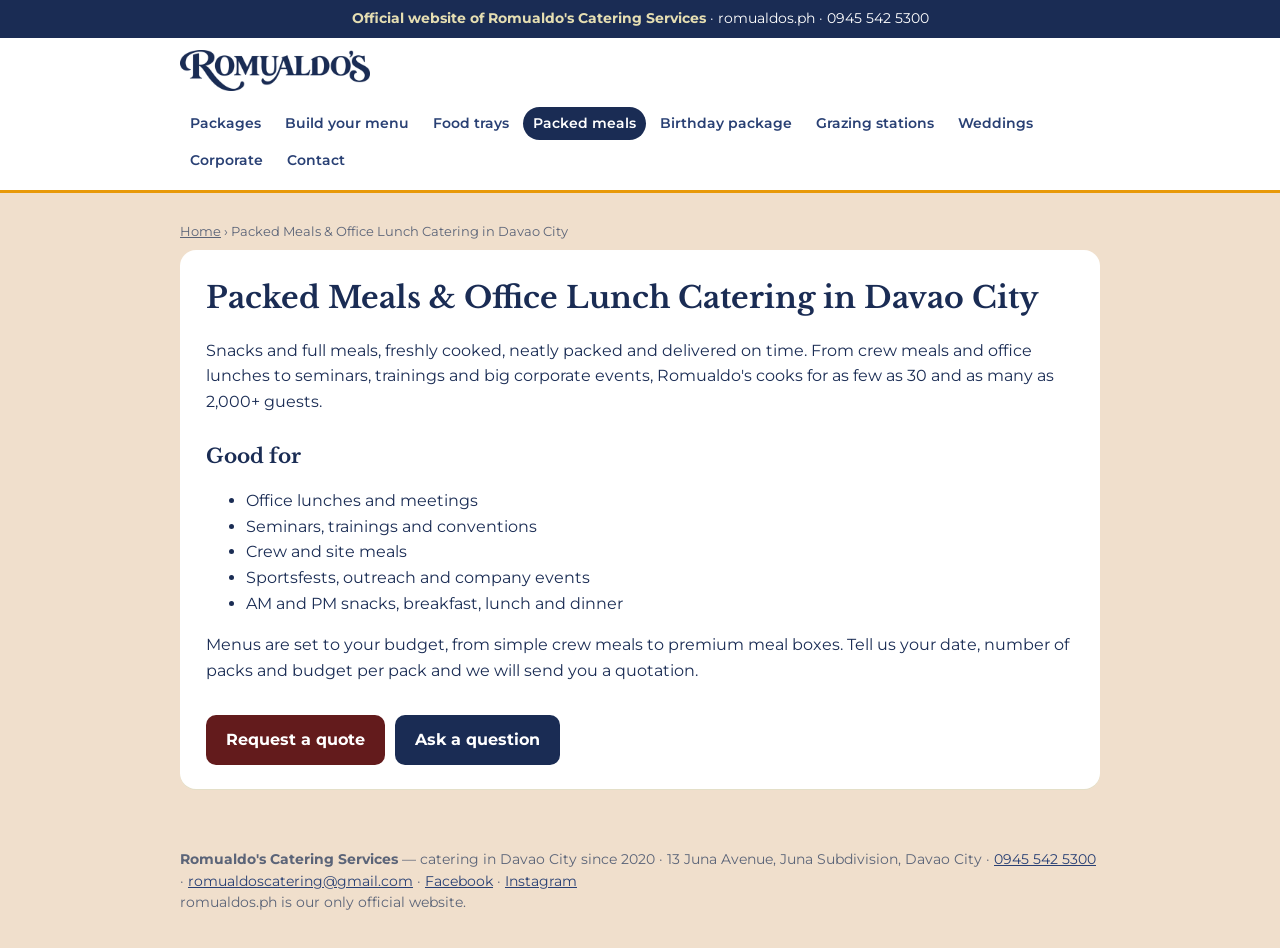
<file: packed-meals/index.html>
<!DOCTYPE html>
<html lang="en"><head><meta charset="utf-8"><meta name="viewport" content="width=device-width, initial-scale=1">
<title>Packed Meals Davao City for Offices &amp; Events | Romualdo&#x27;s Catering</title>
<meta name="description" content="Packed meals and snack boxes in Davao City for offices, seminars, crews and corporate events. Freshly cooked and delivered on time, 30 to 2,000+ guests. Request a quote.">
<link rel="canonical" href="https://romualdos.ph/packed-meals/">
<meta property="og:type" content="website"><meta property="og:site_name" content="Romualdo's Catering"><meta property="og:title" content="Packed Meals Davao City for Offices &amp; Events | Romualdo&#x27;s Catering"><meta property="og:description" content="Packed meals and snack boxes in Davao City for offices, seminars, crews and corporate events. Freshly cooked and delivered on time, 30 to 2,000+ guests. Request a quote."><meta property="og:url" content="https://romualdos.ph/packed-meals/"><meta property="og:image" content="https://romualdos.ph/assets/about/hero-garden-reception.jpg">
<link rel="icon" href="/favicon.ico" sizes="any"><link rel="icon" type="image/png" sizes="48x48" href="/assets/favicon-48.png"><link rel="icon" type="image/png" sizes="192x192" href="/assets/favicon-192.png"><link rel="apple-touch-icon" href="/assets/apple-touch-icon.png">
<meta name="theme-color" content="#1A2C54">
<link rel="stylesheet" href="https://fonts.googleapis.com/css2?family=Libre+Baskerville:wght@400;700&family=Montserrat:wght@400;600;700&display=swap">
<style>*{box-sizing:border-box}body{margin:0;font:16px/1.6 Montserrat,system-ui,sans-serif;color:#1A2C54;background:#F0DFCC}a{color:#631B1C}
header{background:#fff;border-bottom:3px solid #E89908}header .w{display:flex;gap:16px;align-items:center;flex-wrap:wrap;padding:12px 20px}header img{width:190px;height:auto;display:block}
nav{display:flex;flex-wrap:wrap;gap:4px;margin-left:auto}nav a{padding:6px 10px;border-radius:99px;text-decoration:none;font-weight:600;font-size:13.5px;color:#294074}nav a[aria-current]{background:#1A2C54;color:#fff}
.w{max-width:960px;margin:0 auto;padding:0 20px}main .w{padding:28px 20px 40px}h1,h2{font-family:"Libre Baskerville",Georgia,serif}h1{font-size:30px;margin:0 0 12px}h2{font-size:20px;margin:26px 0 8px}
.card{background:#fff;border-radius:16px;padding:24px 26px;box-shadow:0 1px 0 #E4DFC8}.cta{display:inline-block;margin:16px 10px 0 0;background:#631B1C;color:#fff;padding:12px 20px;border-radius:10px;text-decoration:none;font-weight:700}.cta.alt{background:#1A2C54}
.official{background:#1A2C54;color:#fff;font-size:13.5px;text-align:center;padding:8px 12px}.official b{color:#E5DEB2}
footer{font-size:13.5px;color:#5B6478;padding:20px 0 34px}footer a{color:#294074}.crumbs{font-size:13px;color:#5B6478;margin-bottom:8px}.crumbs a{color:#5B6478}</style>
<script type="application/ld+json">[{"@context": "https://schema.org", "@type": "BreadcrumbList", "itemListElement": [{"@type": "ListItem", "position": 1, "name": "Romualdo's Catering", "item": "https://romualdos.ph/"}, {"@type": "ListItem", "position": 2, "name": "Packed Meals & Office Lunch Catering in Davao City", "item": "https://romualdos.ph/packed-meals/"}]}, {"@context": "https://schema.org", "@type": "Service", "name": "Packed Meals & Office Lunch Catering in Davao City", "serviceType": "Packed Meals & Office Lunch Catering", "areaServed": {"@type": "City", "name": "Davao City"}, "url": "https://romualdos.ph/packed-meals/", "description": "Packed meals and snack boxes in Davao City for offices, seminars, crews and corporate events. Freshly cooked and delivered on time, 30 to 2,000+ guests. Request a quote.", "provider": {"@type": "FoodEstablishment", "@id": "https://romualdos.ph/#business", "name": "Romualdo's Catering Services", "url": "https://romualdos.ph/", "telephone": "+63 945 542 5300"}}]</script>
</head><body>
<div class="official"><b>Official website of Romualdo's Catering Services</b> · romualdos.ph · 0945 542 5300</div>
<header><div class="w"><a href="/"><img src="/assets/logo.png" alt="Romualdo's Catering Services logo" width="520" height="112"></a><nav><a href="/catering-packages/">Packages</a><a href="/build-your-own-menu/">Build your menu</a><a href="/food-trays/">Food trays</a><a href="/packed-meals/" aria-current="page">Packed meals</a><a href="/birthday-catering/">Birthday package</a><a href="/grazing-stations/">Grazing stations</a><a href="/wedding-catering/">Weddings</a><a href="/corporate-catering/">Corporate</a><a href="/contact/">Contact</a></nav></div></header>
<main><div class="w"><div class="crumbs"><a href="/">Home</a> › Packed Meals &amp; Office Lunch Catering in Davao City</div><div class="card"><h1>Packed Meals &amp; Office Lunch Catering in Davao City</h1>
<p>Snacks and full meals, freshly cooked, neatly packed and delivered on time. From crew meals and office lunches to seminars, trainings and big corporate events, Romualdo's cooks for as few as 30 and as many as 2,000+ guests.</p><h2>Good for</h2><ul><li>Office lunches and meetings</li><li>Seminars, trainings and conventions</li><li>Crew and site meals</li><li>Sportsfests, outreach and company events</li><li>AM and PM snacks, breakfast, lunch and dinner</li></ul><p>Menus are set to your budget, from simple crew meals to premium meal boxes. Tell us your date, number of packs and budget per pack and we will send you a quotation.</p>
<a class="cta" href="/#packed">Request a quote</a><a class="cta alt" href="/#contact">Ask a question</a></div></div></main>
<footer><div class="w"><b>Romualdo's Catering Services</b> — catering in Davao City since 2020 · 13 Juna Avenue, Juna Subdivision, Davao City · <a href="tel:+639455425300">0945 542 5300</a> · <a href="mailto:romualdoscatering@gmail.com">romualdoscatering@gmail.com</a> · <a href="https://www.facebook.com/romualdoscatering">Facebook</a> · <a href="https://www.instagram.com/romualdosdavao/">Instagram</a><br>romualdos.ph is our only official website.</div></footer>
</body></html>
</file>
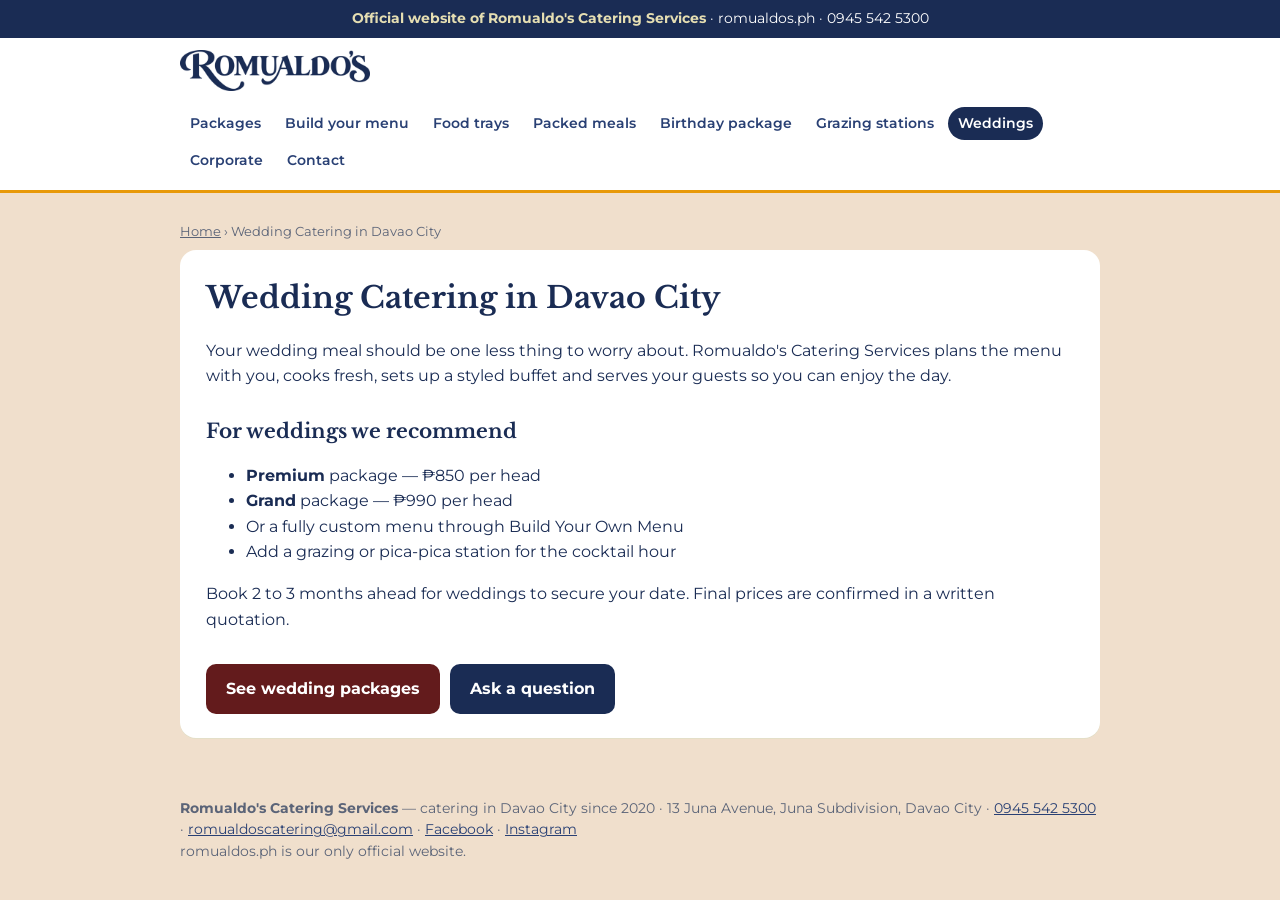
<file: wedding-catering/index.html>
<!DOCTYPE html>
<html lang="en"><head><meta charset="utf-8"><meta name="viewport" content="width=device-width, initial-scale=1">
<title>Wedding Catering Davao City | Romualdo&#x27;s Catering Services</title>
<meta name="description" content="Wedding catering in Davao City by Romualdo&#x27;s: buffet packages from ₱850 per head, custom menus, styled buffet set-up and service staff. Get an instant estimate.">
<link rel="canonical" href="https://romualdos.ph/wedding-catering/">
<meta property="og:type" content="website"><meta property="og:site_name" content="Romualdo's Catering"><meta property="og:title" content="Wedding Catering Davao City | Romualdo&#x27;s Catering Services"><meta property="og:description" content="Wedding catering in Davao City by Romualdo&#x27;s: buffet packages from ₱850 per head, custom menus, styled buffet set-up and service staff. Get an instant estimate."><meta property="og:url" content="https://romualdos.ph/wedding-catering/"><meta property="og:image" content="https://romualdos.ph/assets/about/hero-garden-reception.jpg">
<link rel="icon" href="/favicon.ico" sizes="any"><link rel="icon" type="image/png" sizes="48x48" href="/assets/favicon-48.png"><link rel="icon" type="image/png" sizes="192x192" href="/assets/favicon-192.png"><link rel="apple-touch-icon" href="/assets/apple-touch-icon.png">
<meta name="theme-color" content="#1A2C54">
<link rel="stylesheet" href="https://fonts.googleapis.com/css2?family=Libre+Baskerville:wght@400;700&family=Montserrat:wght@400;600;700&display=swap">
<style>*{box-sizing:border-box}body{margin:0;font:16px/1.6 Montserrat,system-ui,sans-serif;color:#1A2C54;background:#F0DFCC}a{color:#631B1C}
header{background:#fff;border-bottom:3px solid #E89908}header .w{display:flex;gap:16px;align-items:center;flex-wrap:wrap;padding:12px 20px}header img{width:190px;height:auto;display:block}
nav{display:flex;flex-wrap:wrap;gap:4px;margin-left:auto}nav a{padding:6px 10px;border-radius:99px;text-decoration:none;font-weight:600;font-size:13.5px;color:#294074}nav a[aria-current]{background:#1A2C54;color:#fff}
.w{max-width:960px;margin:0 auto;padding:0 20px}main .w{padding:28px 20px 40px}h1,h2{font-family:"Libre Baskerville",Georgia,serif}h1{font-size:30px;margin:0 0 12px}h2{font-size:20px;margin:26px 0 8px}
.card{background:#fff;border-radius:16px;padding:24px 26px;box-shadow:0 1px 0 #E4DFC8}.cta{display:inline-block;margin:16px 10px 0 0;background:#631B1C;color:#fff;padding:12px 20px;border-radius:10px;text-decoration:none;font-weight:700}.cta.alt{background:#1A2C54}
.official{background:#1A2C54;color:#fff;font-size:13.5px;text-align:center;padding:8px 12px}.official b{color:#E5DEB2}
footer{font-size:13.5px;color:#5B6478;padding:20px 0 34px}footer a{color:#294074}.crumbs{font-size:13px;color:#5B6478;margin-bottom:8px}.crumbs a{color:#5B6478}</style>
<script type="application/ld+json">[{"@context": "https://schema.org", "@type": "BreadcrumbList", "itemListElement": [{"@type": "ListItem", "position": 1, "name": "Romualdo's Catering", "item": "https://romualdos.ph/"}, {"@type": "ListItem", "position": 2, "name": "Wedding Catering in Davao City", "item": "https://romualdos.ph/wedding-catering/"}]}, {"@context": "https://schema.org", "@type": "Service", "name": "Wedding Catering in Davao City", "serviceType": "Wedding Catering", "areaServed": {"@type": "City", "name": "Davao City"}, "url": "https://romualdos.ph/wedding-catering/", "description": "Wedding catering in Davao City by Romualdo's: buffet packages from ₱850 per head, custom menus, styled buffet set-up and service staff. Get an instant estimate.", "provider": {"@type": "FoodEstablishment", "@id": "https://romualdos.ph/#business", "name": "Romualdo's Catering Services", "url": "https://romualdos.ph/", "telephone": "+63 945 542 5300"}}]</script>
</head><body>
<div class="official"><b>Official website of Romualdo's Catering Services</b> · romualdos.ph · 0945 542 5300</div>
<header><div class="w"><a href="/"><img src="/assets/logo.png" alt="Romualdo's Catering Services logo" width="520" height="112"></a><nav><a href="/catering-packages/">Packages</a><a href="/build-your-own-menu/">Build your menu</a><a href="/food-trays/">Food trays</a><a href="/packed-meals/">Packed meals</a><a href="/birthday-catering/">Birthday package</a><a href="/grazing-stations/">Grazing stations</a><a href="/wedding-catering/" aria-current="page">Weddings</a><a href="/corporate-catering/">Corporate</a><a href="/contact/">Contact</a></nav></div></header>
<main><div class="w"><div class="crumbs"><a href="/">Home</a> › Wedding Catering in Davao City</div><div class="card"><h1>Wedding Catering in Davao City</h1>
<p>Your wedding meal should be one less thing to worry about. Romualdo's Catering Services plans the menu with you, cooks fresh, sets up a styled buffet and serves your guests so you can enjoy the day.</p><h2>For weddings we recommend</h2><ul><li><b>Premium</b> package — ₱850 per head</li><li><b>Grand</b> package — ₱990 per head</li><li>Or a fully custom menu through Build Your Own Menu</li><li>Add a grazing or pica-pica station for the cocktail hour</li></ul><p>Book 2 to 3 months ahead for weddings to secure your date. Final prices are confirmed in a written quotation.</p>
<a class="cta" href="/#packages">See wedding packages</a><a class="cta alt" href="/#contact">Ask a question</a></div></div></main>
<footer><div class="w"><b>Romualdo's Catering Services</b> — catering in Davao City since 2020 · 13 Juna Avenue, Juna Subdivision, Davao City · <a href="tel:+639455425300">0945 542 5300</a> · <a href="mailto:romualdoscatering@gmail.com">romualdoscatering@gmail.com</a> · <a href="https://www.facebook.com/romualdoscatering">Facebook</a> · <a href="https://www.instagram.com/romualdosdavao/">Instagram</a><br>romualdos.ph is our only official website.</div></footer>
</body></html>
</file>
